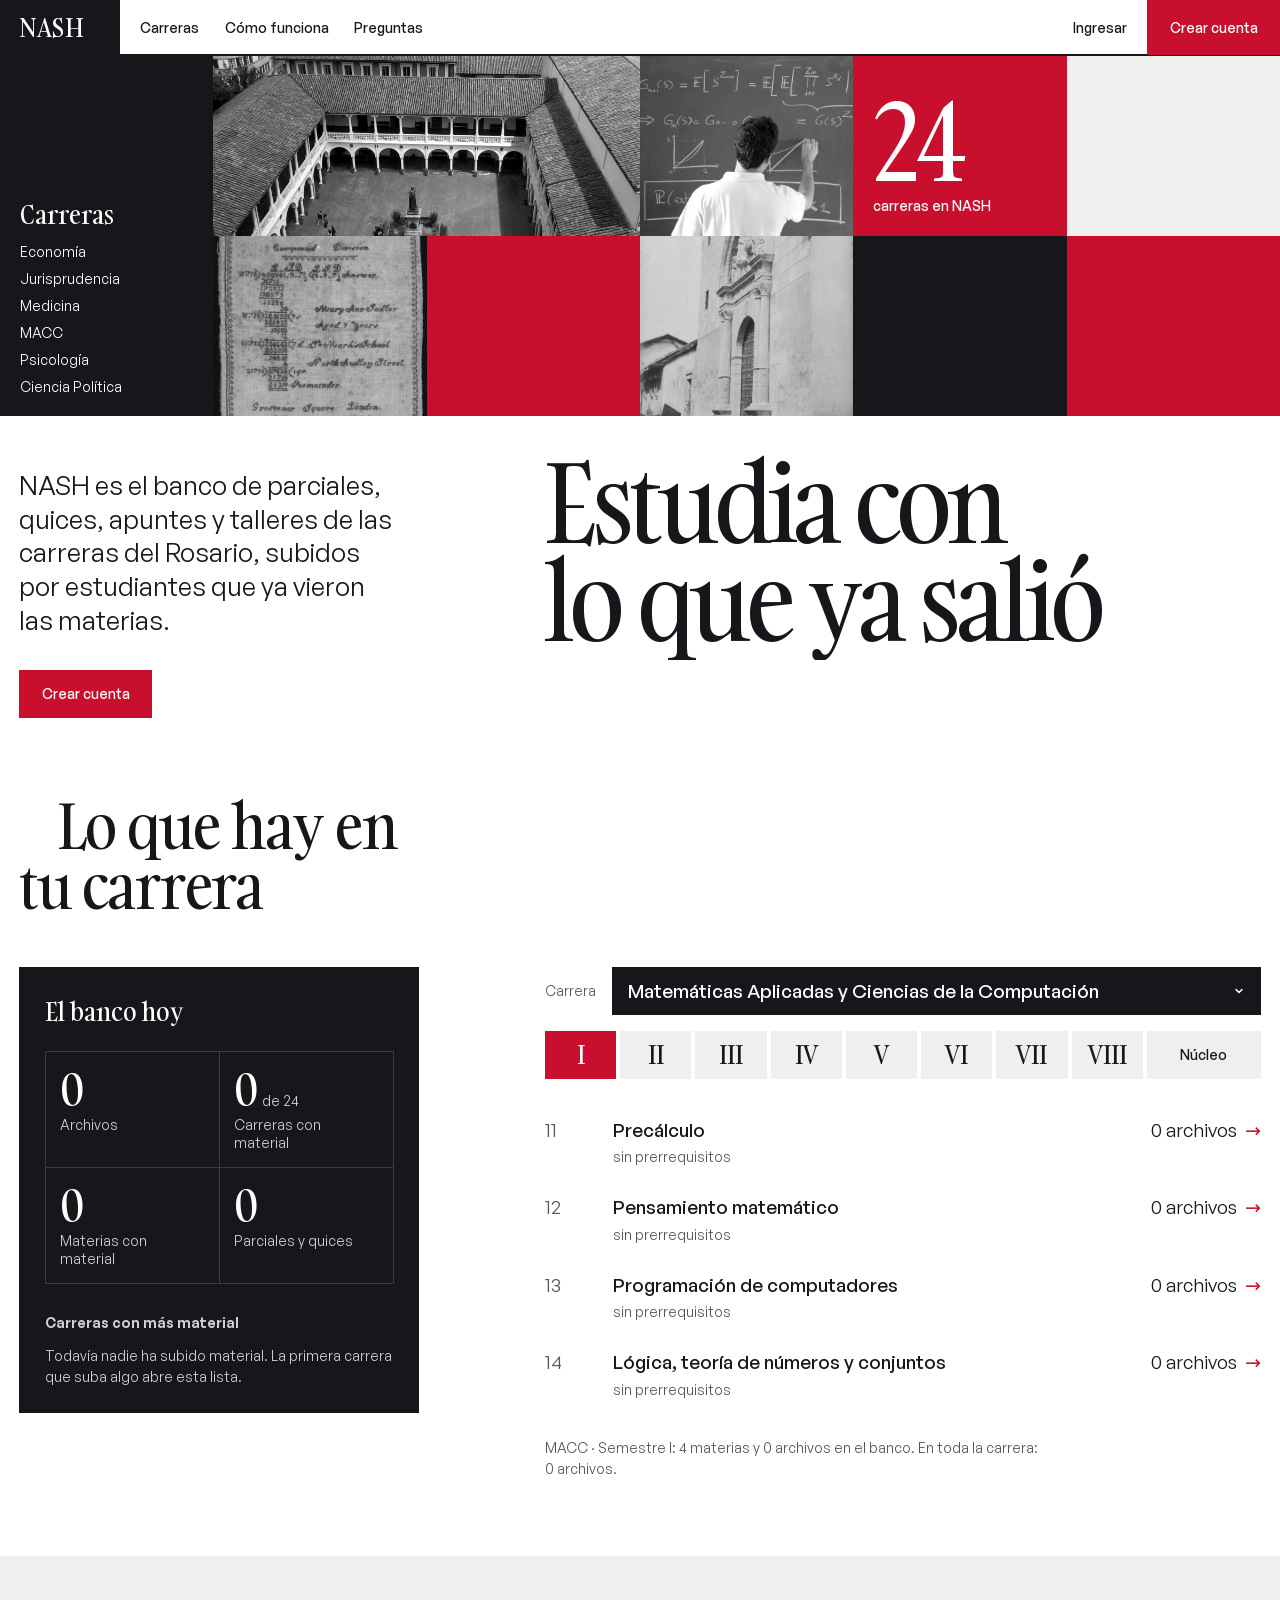
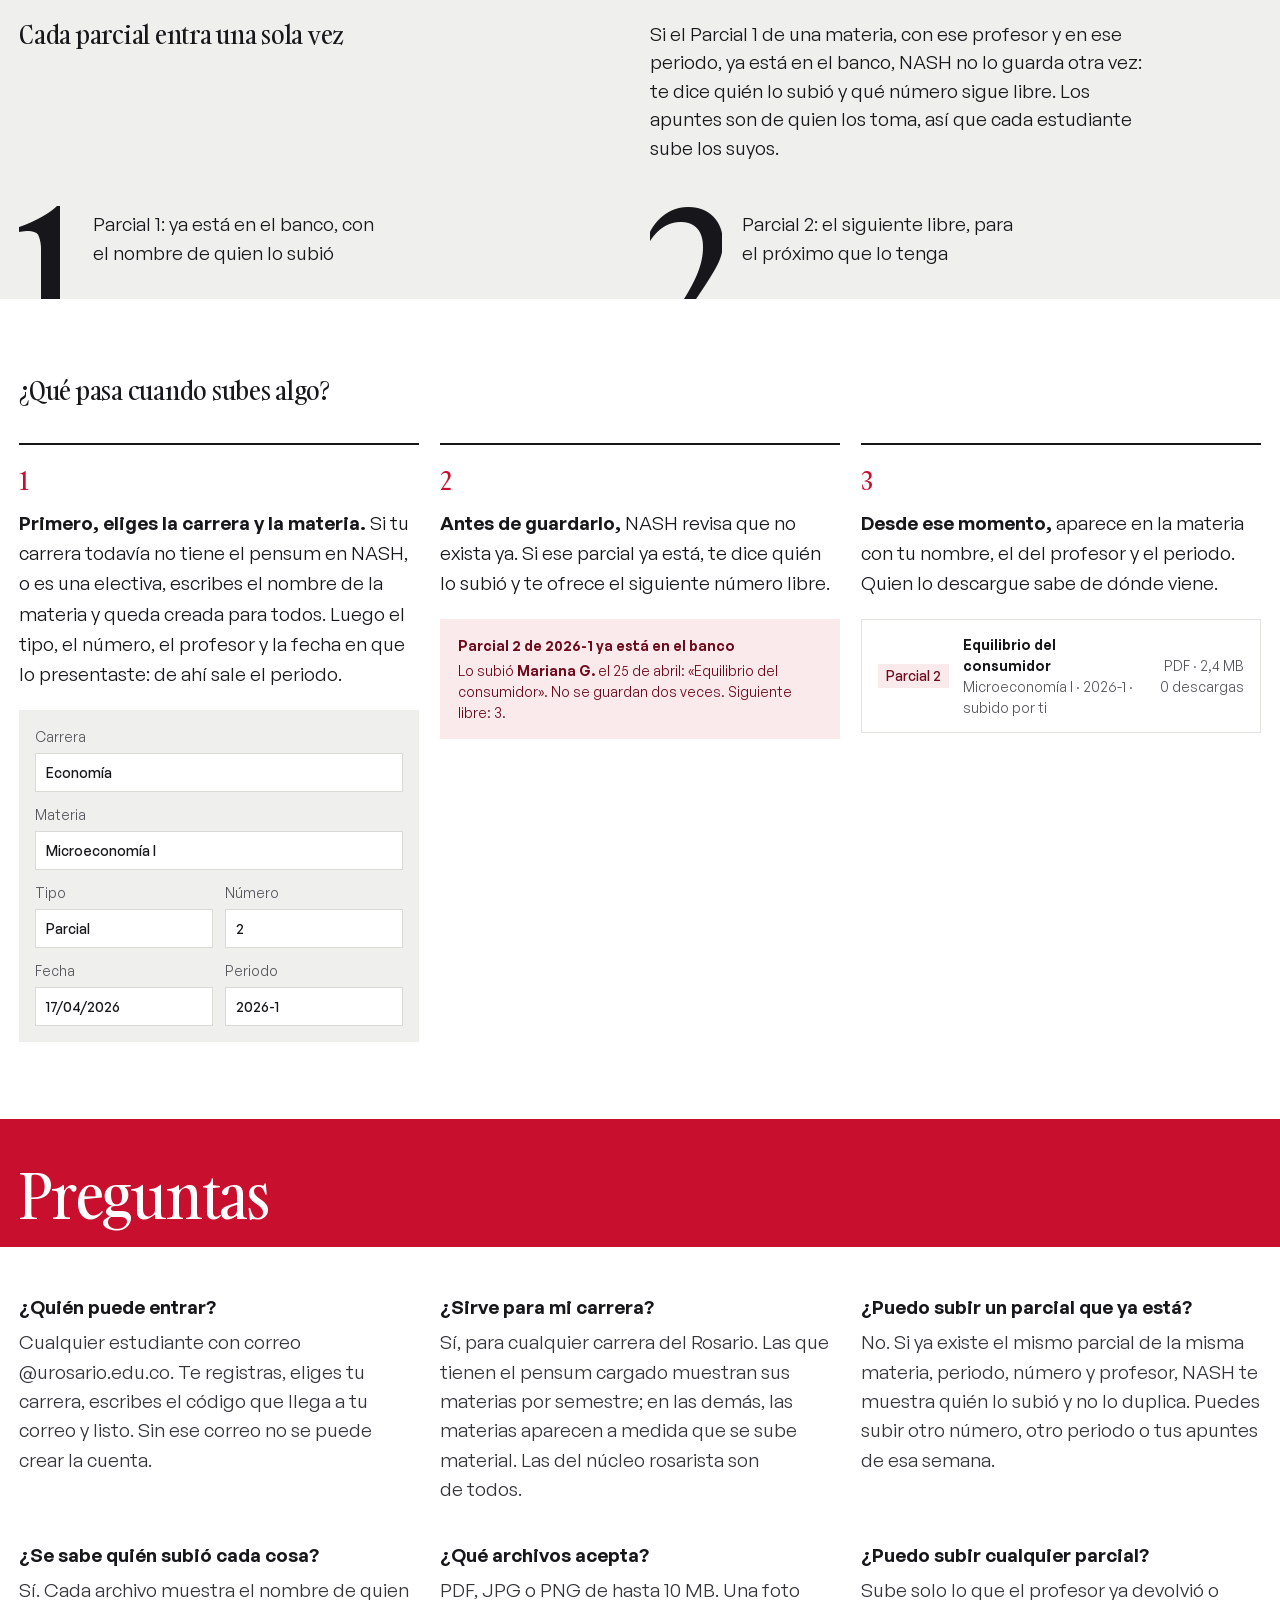
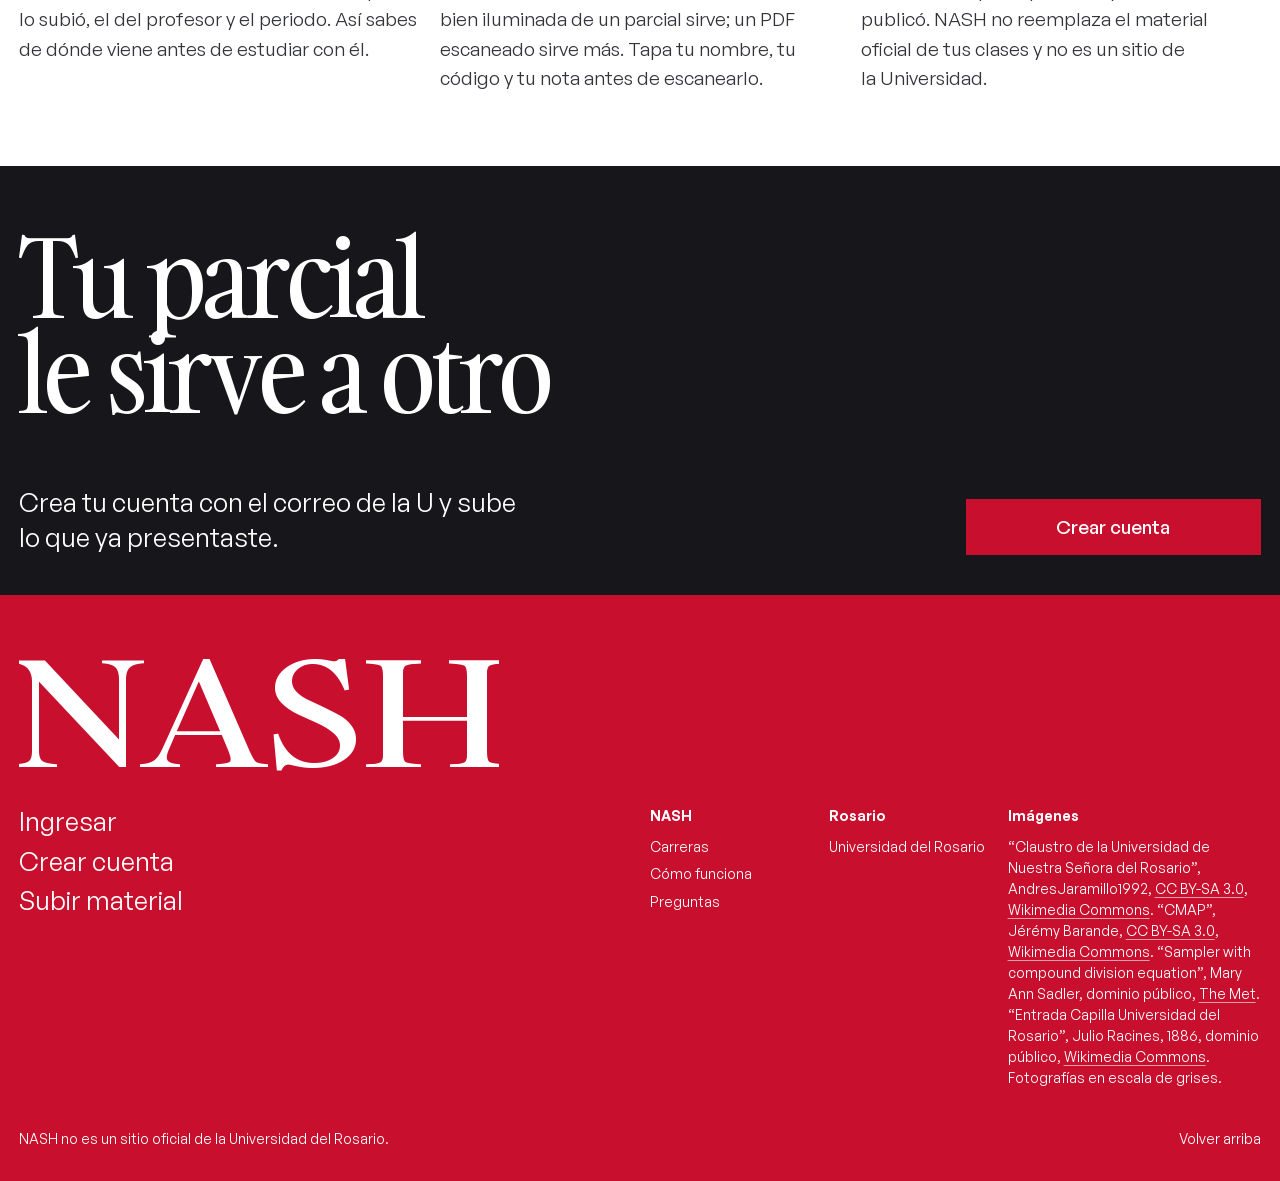
<file: frontend/index.html>
<!doctype html>
<html lang="es">
<head>
  <meta charset="utf-8">
  <meta name="viewport" content="width=device-width, initial-scale=1">
  <title>NASH · Banco de parciales del Rosario</title>
  <meta name="description" content="NASH es el banco de parciales, quices, apuntes y talleres de las carreras de la Universidad del Rosario, organizado por carrera y materia y subido por estudiantes.">
  <meta name="theme-color" content="#c8102e">
  <link rel="icon" href="img/icono.svg" type="image/svg+xml">
  <script>document.documentElement.classList.add('js')</script>
  <link rel="preload" href="fonts/gambarino-400.woff2" as="font" type="font/woff2" crossorigin>
  <link rel="preload" href="fonts/general-sans-400.woff2" as="font" type="font/woff2" crossorigin>
  <link rel="stylesheet" href="css/fuentes.css">
  <link rel="stylesheet" href="css/landing.css">
</head>
<body>
  <a class="skip" href="#contenido">Saltar al contenido</a>

  <nav class="topbar" aria-label="Principal">
    <a class="wordmark" href="index.html" aria-label="NASH, inicio">NASH</a>
    <ul class="tab">
      <li><a class="link" href="#carreras">Carreras</a></li>
      <li><a class="link" href="#como">Cómo funciona</a></li>
      <li><a class="link" href="#preguntas">Preguntas</a></li>
    </ul>
    <div class="acciones" data-sesion="fuera">
      <a class="link" href="ingresar.html">Ingresar</a>
      <a class="button" href="ingresar.html#crear">Crear cuenta</a>
    </div>
    <div class="acciones" data-sesion="dentro" hidden>
      <span class="quien">
        <span class="avatar-l con-sesion" data-yo="iniciales" aria-hidden="true"></span>
        <span class="quien-txt"><small>Sesión iniciada</small><b data-yo="nombre"></b></span>
      </span>
      <button class="link" type="button" data-salir>Salir</button>
      <a class="button" href="app.html">Ir a mi banco</a>
    </div>
    <a class="link solo-movil movil-ingresar" href="ingresar.html" data-sesion="fuera">Ingresar</a>
    <a class="avatar-l solo-movil con-sesion" href="app.html" data-sesion="dentro" data-yo="iniciales" aria-label="Sesión iniciada: ir a mi banco" hidden></a>
    <button class="menu-word" type="button" aria-expanded="false" aria-controls="menu-movil">Menú</button>
  </nav>

  <div class="sheet" id="menu-movil" hidden>
    <p class="sheet-sesion" data-sesion="dentro" hidden>Sesión iniciada como <b data-yo="nombre"></b></p>
    <ul>
      <li><a href="#carreras">Carreras</a></li>
      <li><a href="#como">Cómo funciona</a></li>
      <li><a href="#preguntas">Preguntas</a></li>
      <li data-sesion="fuera"><a href="ingresar.html">Ingresar</a></li>
      <li data-sesion="dentro" hidden><button type="button" data-salir>Cerrar sesión</button></li>
    </ul>
    <a class="button button-block" href="ingresar.html#crear" data-sesion="fuera">Crear cuenta</a>
    <a class="button button-block" href="app.html" data-sesion="dentro" hidden>Ir a mi banco</a>
  </div>

  <header class="masthead">
    <div class="band">
      <div class="cell c-columna" aria-hidden="true">
        <p class="col-titulo">Carreras</p>
        <ul>
          <li>Economía</li>
          <li>Jurisprudencia</li>
          <li>Medicina</li>
          <li>MACC</li>
          <li>Psicología</li>
          <li>Ciencia Política</li>
        </ul>
      </div>
      <figure class="cell c-claustro">
        <img src="img/claustro-patio.jpg" width="1600" height="1200" alt="El patio del Claustro de la Universidad del Rosario visto desde arriba, con sus arcos blancos y techos de teja" fetchpriority="high">
      </figure>
      <figure class="cell c-tablero">
        <img src="img/tablero-cmap.jpg" width="1400" height="933" alt="Una persona escribe en un tablero verde una función generadora de probabilidad">
      </figure>
      <div class="cell c-codigo" aria-hidden="true"><span id="n-carreras">24</span><small>carreras en NASH</small></div>
      <div class="cell c-piedra" aria-hidden="true"></div>
      <figure class="cell c-muestra">
        <img src="img/muestra-division.jpg" width="1200" height="1290" alt="Bordado escolar del siglo XIX con una división compuesta y el nombre de su autora">
      </figure>
      <div class="cell c-rojo" aria-hidden="true"></div>
      <figure class="cell c-capilla">
        <img src="img/capilla-1886.jpg" width="1080" height="1454" alt="Fotografía de 1886 de la portada de la capilla de la Universidad del Rosario">
      </figure>
      <div class="cell c-tinta" aria-hidden="true"></div>
      <div class="cell c-rojo-2" aria-hidden="true"></div>
    </div>

    <div class="hero-text wrap grid">
      <p class="standfirst" data-rise style="--i:3">NASH es el banco de parciales, quices, apuntes y talleres de las carreras del Rosario, subidos por estudiantes que ya vieron las materias.</p>
      <h1 class="display lines" id="contenido">
        <span class="line"><span data-line style="--i:0">Estudia con</span></span>
        <span class="line"><span data-line style="--i:1">lo que ya salió</span></span>
      </h1>
      <a class="button hero-action" href="ingresar.html#crear" data-rise style="--i:4" data-sesion="fuera">Crear cuenta</a>
      <a class="button hero-action" href="app.html" data-rise style="--i:4" data-sesion="dentro" hidden>Ir a mi banco</a>
    </div>
  </header>

  <main>
    <section class="pensum wrap" id="carreras" aria-labelledby="t-pensum">
      <h2 id="t-pensum" class="h-head" data-reveal><span class="sangria">Lo que hay en</span> tu carrera</h2>
      <div class="grid pensum-cuerpo">
        <aside class="banco-hoy" data-reveal style="--i:2" aria-labelledby="t-hoy">
          <h3 id="t-hoy">El banco hoy</h3>
          <dl class="kpis">
            <div><dt>Archivos</dt><dd class="num" id="k-archivos">—</dd></div>
            <div><dt>Carreras con material</dt><dd class="num"><span id="k-activas">—</span><small> de <span id="k-carreras">24</span></small></dd></div>
            <div><dt>Materias con material</dt><dd class="num" id="k-materias">—</dd></div>
            <div><dt>Parciales y quices</dt><dd class="num" id="k-evaluaciones">—</dd></div>
          </dl>
          <h4>Carreras con más material</h4>
          <ol class="barras" id="top-carreras" aria-live="polite">
            <li class="barras-vacio">Cargando…</li>
          </ol>
        </aside>
        <div class="pensum-tabla" data-reveal style="--i:1">
          <div class="elegir">
            <label for="l-carrera">Carrera</label>
            <select id="l-carrera"></select>
          </div>
          <div class="semestres" role="tablist" aria-label="Partes de la carrera" id="tabs"></div>
          <ol class="filas" role="tabpanel" aria-live="polite" id="filas-pensum"></ol>
          <p class="pensum-pie" id="pie-pensum"></p>
        </div>
      </div>
    </section>

    <section class="codigos" aria-labelledby="t-codigos">
      <div class="wrap grid codigos-top">
        <h2 id="t-codigos" class="h-lead" data-reveal>Cada parcial entra una sola vez</h2>
        <p data-reveal style="--i:1">Si el Parcial 1 de una materia, con ese profesor y en ese periodo, ya está en el banco, NASH no lo guarda otra vez: te dice quién lo subió y qué número sigue libre. Los apuntes son de quien los toma, así que cada estudiante sube los suyos.</p>
      </div>
      <div class="wrap grid especimenes">
        <figure class="especimen">
          <div class="corte"><span class="cifra" data-reveal style="--i:2">1</span></div>
          <figcaption>Parcial 1: ya está en el banco, con el nombre de quien lo subió</figcaption>
        </figure>
        <figure class="especimen">
          <div class="corte"><span class="cifra" data-reveal style="--i:3">2</span></div>
          <figcaption>Parcial 2: el siguiente libre, para el próximo que lo tenga</figcaption>
        </figure>
      </div>
    </section>

    <section class="como wrap" id="como" aria-labelledby="t-como">
      <h2 id="t-como" class="h-lead" data-reveal>¿Qué pasa cuando subes algo?</h2>
      <div class="etapas">

        <div class="etapa" data-reveal>
          <p><strong>Primero, eliges la carrera y la materia.</strong> Si tu carrera todavía no tiene el pensum en NASH, o es una electiva, escribes el nombre de la materia y queda creada para todos. Luego el tipo, el número, el profesor y la fecha en que lo presentaste: de ahí sale el periodo.</p>
          <div class="evidencia ficha" data-ui aria-label="Ejemplo de la ficha de subida">
            <div class="f ancho"><span>Carrera</span><b>Economía</b></div>
            <div class="f ancho"><span>Materia</span><b>Microeconomía I</b></div>
            <div class="f"><span>Tipo</span><b>Parcial</b></div>
            <div class="f"><span>Número</span><b class="num">2</b></div>
            <div class="f"><span>Fecha</span><b class="num">17/04/2026</b></div>
            <div class="f"><span>Periodo</span><b class="num">2026-1</b></div>
          </div>
        </div>

        <div class="etapa" data-reveal>
          <p><strong>Antes de guardarlo,</strong> NASH revisa que no exista ya. Si ese parcial ya está, te dice quién lo subió y te ofrece el siguiente número libre.</p>
          <div class="evidencia aviso" data-ui role="img" aria-label="Ejemplo del aviso de material repetido">
            <p class="aviso-titulo">Parcial 2 de 2026-1 ya está en el banco</p>
            <p>Lo subió <b>Mariana G.</b> el 25 de abril: «Equilibrio del consumidor». No se guardan dos veces. Siguiente libre: 3.</p>
          </div>
        </div>

        <div class="etapa" data-reveal>
          <p><strong>Desde ese momento,</strong> aparece en la materia con tu nombre, el del profesor y el periodo. Quien lo descargue sabe de dónde viene.</p>
          <div class="evidencia material" data-ui aria-label="Ejemplo de cómo se ve un material en el banco">
            <span class="tag">Parcial 2</span>
            <div class="material-txt">
              <b>Equilibrio del consumidor</b>
              <span>Microeconomía I · 2026-1 · subido por ti</span>
            </div>
            <span class="material-meta num">PDF · 2,4 MB<br>0 descargas</span>
          </div>
        </div>
      </div>
    </section>

    <section class="preguntas" id="preguntas" aria-labelledby="t-preguntas">
      <div class="banda banda-titulo">
        <h2 id="t-preguntas" class="display wrap" data-reveal>Preguntas</h2>
      </div>
      <div class="wrap qa">
        <div class="qa-item">
          <h3>¿Quién puede entrar?</h3>
          <p>Cualquier estudiante con correo @urosario.edu.co. Te registras, eliges tu carrera, escribes el código que llega a tu correo y listo. Sin ese correo no se puede crear la cuenta.</p>
        </div>
        <div class="qa-item">
          <h3>¿Sirve para mi carrera?</h3>
          <p>Sí, para cualquier carrera del Rosario. Las que tienen el pensum cargado muestran sus materias por semestre; en las demás, las materias aparecen a medida que se sube material. Las del núcleo rosarista son de todos.</p>
        </div>
        <div class="qa-item">
          <h3>¿Puedo subir un parcial que ya está?</h3>
          <p>No. Si ya existe el mismo parcial de la misma materia, periodo, número y profesor, NASH te muestra quién lo subió y no lo duplica. Puedes subir otro número, otro periodo o tus apuntes de esa semana.</p>
        </div>
        <div class="qa-item">
          <h3>¿Se sabe quién subió cada cosa?</h3>
          <p>Sí. Cada archivo muestra el nombre de quien lo subió, el del profesor y el periodo. Así sabes de dónde viene antes de estudiar con él.</p>
        </div>
        <div class="qa-item">
          <h3>¿Qué archivos acepta?</h3>
          <p>PDF, JPG o PNG de hasta 10 MB. Una foto bien iluminada de un parcial sirve; un PDF escaneado sirve más. Tapa tu nombre, tu código y tu nota antes de escanearlo.</p>
        </div>
        <div class="qa-item">
          <h3>¿Puedo subir cualquier parcial?</h3>
          <p>Sube solo lo que el profesor ya devolvió o publicó. NASH no reemplaza el material oficial de tus clases y no es un sitio de la Universidad.</p>
        </div>
      </div>
    </section>

    <section class="cierre" aria-labelledby="t-cierre">
      <div class="wrap">
        <h2 id="t-cierre" class="display" data-reveal>Tu parcial<br>le sirve a otro</h2>
        <div class="cierre-pie">
          <p class="lead" data-reveal style="--i:1" data-sesion="fuera">Crea tu cuenta con el correo de la U y sube lo que ya presentaste.</p>
          <p class="lead" data-reveal style="--i:1" data-sesion="dentro" hidden>Ya tienes la sesión abierta. Sube lo que ya presentaste.</p>
          <a class="button button-grande" href="ingresar.html#crear" data-reveal style="--i:2" data-sesion="fuera">Crear cuenta</a>
          <a class="button button-grande" href="app.html#/subir" data-reveal style="--i:2" data-sesion="dentro" hidden>Subir material</a>
        </div>
      </div>
    </section>
  </main>

  <footer class="pie">
    <div class="wrap">
      <svg class="pie-marca" viewBox="0 0 1000 238" role="img" aria-label="NASH">
        <text x="-14" y="226" textLength="1028" lengthAdjust="spacingAndGlyphs">NASH</text>
      </svg>
      <div class="grid pie-fila">
        <ul class="pie-lugares">
          <li data-sesion="fuera"><a class="link" href="ingresar.html">Ingresar</a></li>
          <li data-sesion="fuera"><a class="link" href="ingresar.html#crear">Crear cuenta</a></li>
          <li data-sesion="dentro" hidden><a class="link" href="app.html">Ir a mi banco</a></li>
          <li><a class="link" href="app.html#/subir">Subir material</a></li>
        </ul>
        <div class="pie-cols">
          <div>
            <h2>NASH</h2>
            <ul>
              <li><a class="link" href="#carreras">Carreras</a></li>
              <li><a class="link" href="#como">Cómo funciona</a></li>
              <li><a class="link" href="#preguntas">Preguntas</a></li>
            </ul>
          </div>
          <div>
            <h2>Rosario</h2>
            <ul>
              <li><a class="link" href="https://urosario.edu.co" rel="noopener">Universidad del Rosario</a></li>
            </ul>
          </div>
          <div class="pie-creditos">
            <h2>Imágenes</h2>
            <p>“Claustro de la Universidad de Nuestra Señora del Rosario”, AndresJaramillo1992, <a class="link" href="https://creativecommons.org/licenses/by-sa/3.0">CC BY-SA 3.0</a>, <a class="link" href="https://commons.wikimedia.org/wiki/File:Claustro_de_la_Universidad_de_Nuestra_Se%C3%B1ora_del_Rosario.jpg">Wikimedia Commons</a>.
              “CMAP”, Jérémy Barande, <a class="link" href="https://creativecommons.org/licenses/by-sa/3.0">CC BY-SA 3.0</a>, <a class="link" href="https://commons.wikimedia.org/wiki/File:CMAP_-_Centre_de_Math%C3%A9matiques_Appliqu%C3%A9es_de_l%27Ecole_polytechnique.jpg">Wikimedia Commons</a>.
              “Sampler with compound division equation”, Mary Ann Sadler, dominio público, <a class="link" href="https://www.metmuseum.org/art/collection/search/228665">The Met</a>.
              “Entrada Capilla Universidad del Rosario”, Julio Racines, 1886, dominio público, <a class="link" href="https://commons.wikimedia.org/wiki/File:Entrada_Capilla_Universidad_del_Rosario_-_Bogota.jpg">Wikimedia Commons</a>.
              Fotografías en escala de grises.</p>
          </div>
        </div>
      </div>
      <div class="pie-legal">
        <p>NASH no es un sitio oficial de la Universidad del Rosario.</p>
        <a class="link" href="#contenido">Volver arriba</a>
      </div>
    </div>
  </footer>

  <script src="js/config.js"></script>
  <script src="js/pensum.js"></script>
  <script src="js/auth.js"></script>
  <script src="js/api.js"></script>
  <script src="js/landing.js"></script>
</body>
</html>
</file>
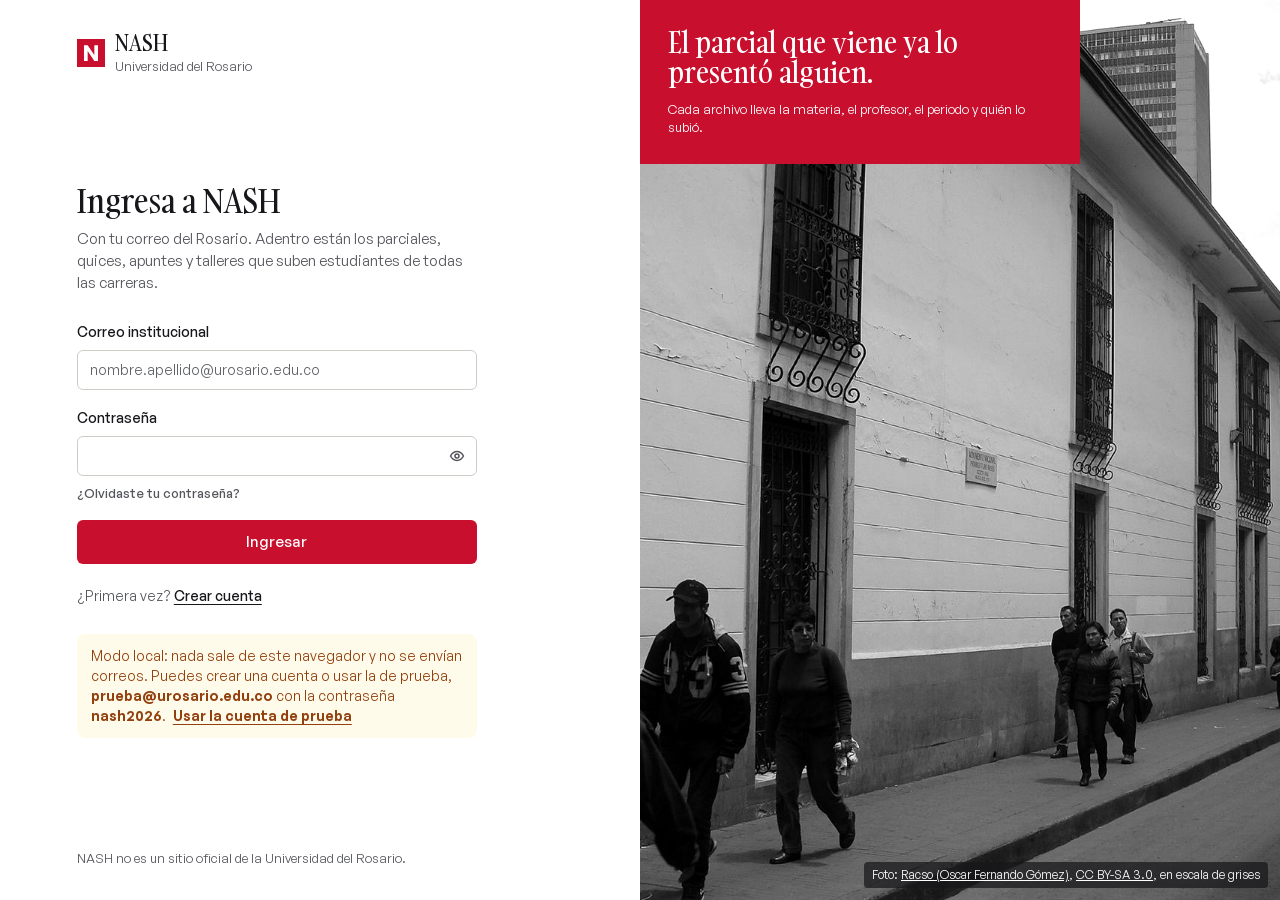
<file: frontend/app.html>
<!doctype html>
<html lang="es">
<head>
  <meta charset="utf-8">
  <meta name="viewport" content="width=device-width, initial-scale=1">
  <title>NASH · Banco de material</title>
  <meta name="description" content="Parciales, quices, apuntes y talleres de las carreras del Rosario, organizados por carrera y materia.">
  <meta name="theme-color" content="#ffffff">
  <link rel="icon" href="img/icono.svg" type="image/svg+xml">
  <link rel="preload" href="fonts/general-sans-400.woff2" as="font" type="font/woff2" crossorigin>
  <link rel="preload" href="fonts/general-sans-500.woff2" as="font" type="font/woff2" crossorigin>
  <link rel="preload" href="fonts/gambarino-400.woff2" as="font" type="font/woff2" crossorigin>
  <link rel="stylesheet" href="css/fuentes.css">
  <link rel="stylesheet" href="css/app.css">
  <script>
    (function () {
      try {
        if (!localStorage.getItem("nash.sesion") && !/[?&]demo(=|&|$)/.test(location.search)) {
          location.replace("ingresar.html?volver=" + encodeURIComponent(location.hash || "#/"));
        }
      } catch (e) {   }
    })();
  </script>
</head>
<body>
  <svg width="0" height="0" style="position:absolute" aria-hidden="true">
    <symbol id="i-inicio" viewBox="0 0 16 16"><path d="M2.5 7 8 2.5 13.5 7v6.5h-4v-4h-3v4h-4Z"/></symbol>
    <symbol id="i-explorar" viewBox="0 0 16 16"><rect x="2" y="2.5" width="12" height="11" rx="1.5"/><path d="M2 6h12M6 6v7.5"/></symbol>
    <symbol id="i-subir" viewBox="0 0 16 16"><path d="M8 10.5V2.5M4.8 5.7 8 2.5l3.2 3.2M2.5 10v2a1.5 1.5 0 0 0 1.5 1.5h8a1.5 1.5 0 0 0 1.5-1.5v-2"/></symbol>
    <symbol id="i-aportes" viewBox="0 0 16 16"><circle cx="8" cy="5.5" r="2.8"/><path d="M2.8 13.5c.7-2.4 2.8-3.8 5.2-3.8s4.5 1.4 5.2 3.8"/></symbol>
    <symbol id="i-estad" viewBox="0 0 16 16"><path d="M2.5 13.5h11M4.5 11V7.5M8 11V3.5M11.5 11V6"/></symbol>
    <symbol id="i-lupa" viewBox="0 0 16 16"><circle cx="7" cy="7" r="4.5"/><path d="m10.5 10.5 3 3"/></symbol>
    <symbol id="i-menu" viewBox="0 0 16 16"><path d="M2.5 4.5h11M2.5 8h11M2.5 11.5h11"/></symbol>
    <symbol id="i-cerrar" viewBox="0 0 16 16"><path d="m4 4 8 8M12 4l-8 8"/></symbol>
    <symbol id="i-salir" viewBox="0 0 16 16"><path d="M6.5 13.5H4A1.5 1.5 0 0 1 2.5 12V4A1.5 1.5 0 0 1 4 2.5h2.5M10.5 11 13.5 8l-3-3M13.5 8H6"/></symbol>
    <symbol id="i-bajar" viewBox="0 0 16 16"><path d="M8 2.5v8M4.8 7.3 8 10.5l3.2-3.2M2.5 13.5h11"/></symbol>
    <symbol id="i-archivo" viewBox="0 0 16 16"><path d="M9.5 1.5H4.5A1.5 1.5 0 0 0 3 3v10a1.5 1.5 0 0 0 1.5 1.5h7A1.5 1.5 0 0 0 13 13V5Z"/><path d="M9.5 1.5V5H13"/></symbol>
    <symbol id="i-check" viewBox="0 0 16 16"><path d="m3.5 8.5 3 3 6-7"/></symbol>
    <symbol id="i-alerta" viewBox="0 0 16 16"><circle cx="8" cy="8" r="6.5"/><path d="M8 4.8v3.6M8 11h.01"/></symbol>
    <symbol id="i-punto" viewBox="0 0 16 16"><circle cx="8" cy="8" r="2.5"/></symbol>
    <symbol id="i-flecha" viewBox="0 0 16 16"><path d="m6 3.5 4.5 4.5L6 12.5"/></symbol>
  </svg>

  <div class="app">
    <header class="topbar-movil">
      <button class="icon-btn" type="button" id="abrir-menu" aria-label="Abrir menú" aria-controls="sidebar" aria-expanded="false"><svg class="icon"><use href="#i-menu"/></svg></button>
      <span class="t" id="titulo-movil">NASH</span>
      <a class="icon-btn" href="#/subir" aria-label="Subir material"><svg class="icon"><use href="#i-subir"/></svg></a>
      <button class="avatar propio avatar-btn" type="button" id="yo-movil" aria-label="Tu cuenta" aria-controls="sidebar"></button>
    </header>

    <nav class="sidebar" id="sidebar" aria-label="Principal">
      <div class="side-top">
        <a class="brand" href="#/">
          <img src="img/icono.svg" alt="" width="28" height="28">
          <span><b>NASH</b><small id="brand-carrera">Universidad del Rosario</small></span>
        </a>
        <button class="icon-btn cerrar-menu" type="button" id="cerrar-menu" aria-label="Cerrar menú"><svg class="icon"><use href="#i-cerrar"/></svg></button>
      </div>

      <form class="side-search" id="buscar-lateral" role="search">
        <svg class="icon" aria-hidden="true"><use href="#i-lupa"/></svg>
        <label class="sr-only" for="q-lateral">Buscar material</label>
        <input class="input" id="q-lateral" type="search" placeholder="Buscar en el banco" autocomplete="off">
      </form>

      <ul class="nav">
        <li><a class="nav-item" href="#/" data-nav="inicio"><svg class="icon"><use href="#i-inicio"/></svg>Inicio</a></li>
        <li><a class="nav-item" href="#/explorar" data-nav="explorar"><svg class="icon"><use href="#i-explorar"/></svg>Explorar el banco</a></li>
        <li><a class="nav-item" href="#/subir" data-nav="subir"><svg class="icon"><use href="#i-subir"/></svg>Subir material</a></li>
        <li><a class="nav-item" href="#/mis-aportes" data-nav="mis-aportes"><svg class="icon"><use href="#i-aportes"/></svg>Mis aportes</a></li>
        <li><a class="nav-item" href="#/estadisticas" data-nav="estadisticas"><svg class="icon"><use href="#i-estad"/></svg>Estadísticas</a></li>
      </ul>

      <div class="side-carrera">
        <label for="carrera-lateral">Tu carrera</label>
        <select class="input" id="carrera-lateral"></select>
      </div>

      <div class="side-bottom">
        <p class="demo-note" id="nota-demo" hidden>Modo local: lo que subas queda solo en este navegador.</p>
        <div class="user-row">
          <span class="avatar propio" id="yo-avatar" aria-hidden="true"></span>
          <span class="who"><span class="estado">Sesión iniciada</span><b id="yo-nombre"></b><span id="yo-email"></span></span>
          <button class="icon-btn" type="button" id="salir" aria-label="Cerrar sesión" title="Cerrar sesión"><svg class="icon"><use href="#i-salir"/></svg></button>
        </div>
      </div>
    </nav>

    <main class="canvas" id="vista" tabindex="-1"></main>
  </div>

  <div class="toasts" aria-live="polite" id="toasts"></div>

  <script src="js/config.js"></script>
  <script src="js/pensum.js"></script>
  <script src="js/auth.js"></script>
  <script src="js/api.js"></script>
  <script src="js/app.js"></script>
</body>
</html>
</file>
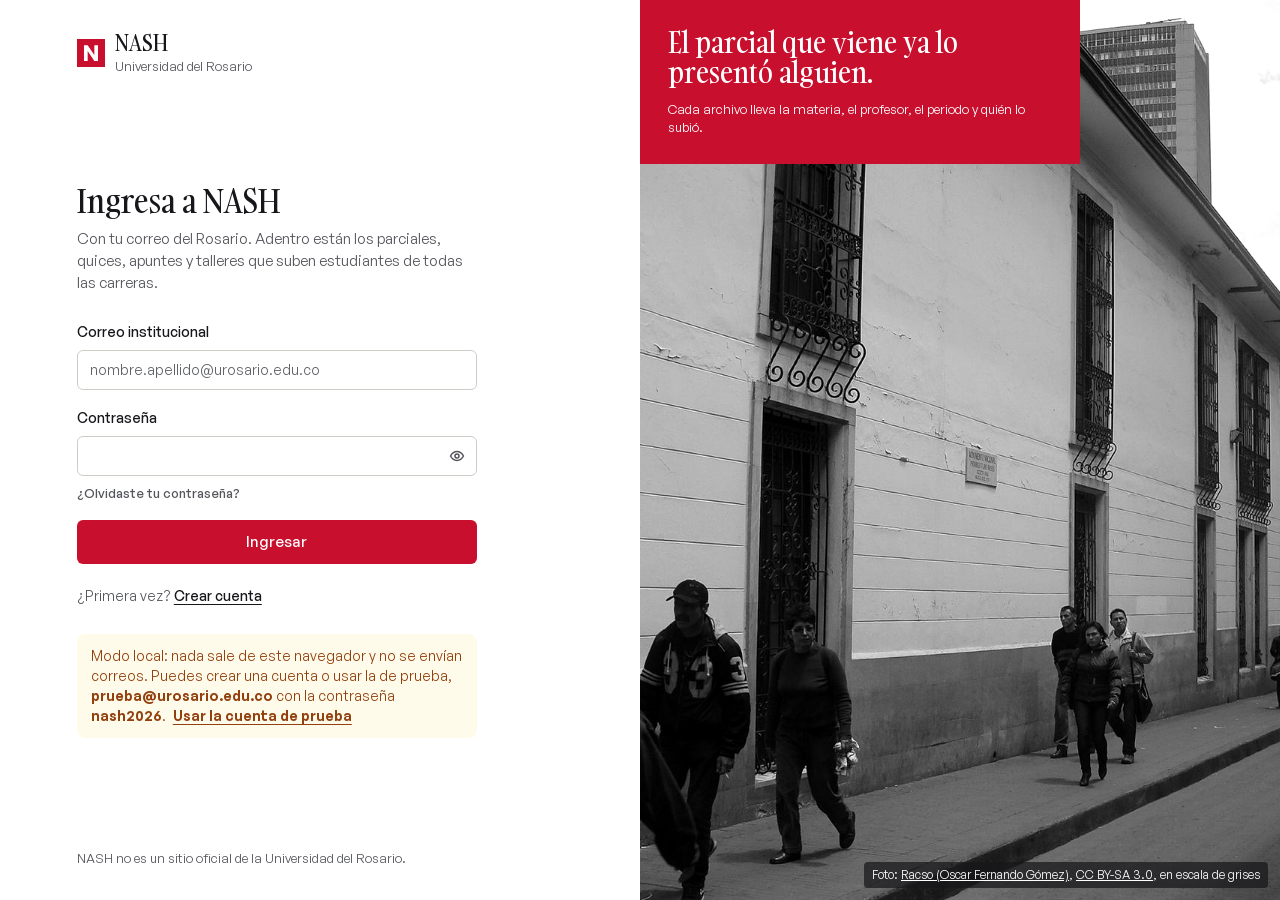
<file: frontend/ingresar.html>
<!doctype html>
<html lang="es">
<head>
  <meta charset="utf-8">
  <meta name="viewport" content="width=device-width, initial-scale=1">
  <title>Ingresar · NASH</title>
  <meta name="description" content="Ingresa o crea tu cuenta de NASH con tu correo de la Universidad del Rosario.">
  <meta name="theme-color" content="#ffffff">
  <link rel="icon" href="img/icono.svg" type="image/svg+xml">
  <link rel="preload" href="fonts/general-sans-400.woff2" as="font" type="font/woff2" crossorigin>
  <link rel="preload" href="fonts/gambarino-400.woff2" as="font" type="font/woff2" crossorigin>
  <link rel="stylesheet" href="css/fuentes.css">
  <link rel="stylesheet" href="css/app.css">
</head>
<body>
  <svg width="0" height="0" style="position:absolute" aria-hidden="true">
    <symbol id="i-ojo" viewBox="0 0 16 16"><path d="M1.5 8s2.4-4.5 6.5-4.5S14.5 8 14.5 8 12.1 12.5 8 12.5 1.5 8 1.5 8Z"/><circle cx="8" cy="8" r="2"/></symbol>
    <symbol id="i-ojo-no" viewBox="0 0 16 16"><path d="M2 2l12 12M6.6 6.7a2 2 0 0 0 2.7 2.7M4.2 4.4C2.5 5.6 1.5 8 1.5 8s2.4 4.5 6.5 4.5c1.3 0 2.5-.4 3.4-1M7 3.6c.3 0 .7-.1 1-.1 4.1 0 6.5 4.5 6.5 4.5s-.5 1-1.5 2.1"/></symbol>
    <symbol id="i-alerta" viewBox="0 0 16 16"><circle cx="8" cy="8" r="6.5"/><path d="M8 4.8v3.6M8 11h.01"/></symbol>
    <symbol id="i-check" viewBox="0 0 16 16"><path d="m3.5 8.5 3 3 6-7"/></symbol>
    <symbol id="i-punto" viewBox="0 0 16 16"><circle cx="8" cy="8" r="2.5"/></symbol>
  </svg>

  <div class="auth">
    <main class="auth-form">
      <a class="brand" href="index.html" aria-label="NASH, volver al inicio">
        <img src="img/icono.svg" alt="" width="28" height="28">
        <span><b>NASH</b><small>Universidad del Rosario</small></span>
      </a>

      <div class="auth-box">
        <div class="auth-aviso" id="aviso" role="alert" hidden></div>

        <section data-vista="ingresar" aria-labelledby="t-ingresar">
          <h1 id="t-ingresar">Ingresa a NASH</h1>
          <p class="sub">Con tu correo del Rosario. Adentro están los parciales, quices, apuntes y talleres que suben estudiantes de todas las carreras.</p>
          <form class="form" id="f-ingresar" novalidate>
            <div class="field">
              <label for="in-email">Correo institucional</label>
              <input class="input" id="in-email" name="email" type="email" autocomplete="username" inputmode="email" placeholder="nombre.apellido@urosario.edu.co" required>
            </div>
            <div class="field">
              <label for="in-pass">Contraseña</label>
              <div class="input-pw">
                <input class="input" id="in-pass" name="password" type="password" autocomplete="current-password" required>
                <button class="icon-btn" type="button" data-ver="in-pass" aria-label="Mostrar contraseña"><svg class="icon"><use href="#i-ojo"/></svg></button>
              </div>
              <a class="link hint" href="#olvide">¿Olvidaste tu contraseña?</a>
            </div>
            <button class="btn primary" type="submit">Ingresar</button>
          </form>
          <p class="auth-alt">¿Primera vez? <a href="#crear">Crear cuenta</a></p>
        </section>

        <section data-vista="crear" aria-labelledby="t-crear" hidden>
          <h1 id="t-crear">Crea tu cuenta</h1>
          <p class="sub">Solo con correo @urosario.edu.co. Te enviamos un código de seis dígitos para confirmarla.</p>
          <form class="form" id="f-crear" novalidate>
            <div class="field">
              <label for="cr-nombre">Nombre completo</label>
              <input class="input" id="cr-nombre" name="nombre" autocomplete="name" placeholder="Como aparecerá junto a lo que subas" required>
            </div>
            <div class="field">
              <label for="cr-email">Correo institucional</label>
              <input class="input" id="cr-email" name="email" type="email" autocomplete="email" inputmode="email" placeholder="nombre.apellido@urosario.edu.co" required>
            </div>
            <div class="field">
              <label for="cr-carrera">Carrera</label>
              <select class="input" id="cr-carrera" name="carrera" required><option value="">Elige tu carrera</option></select>
              <p class="hint">Verás primero sus materias. Puedes cambiarla después.</p>
            </div>
            <div class="field">
              <label for="cr-pass">Contraseña</label>
              <div class="input-pw">
                <input class="input" id="cr-pass" name="password" type="password" autocomplete="new-password" aria-describedby="cr-reglas" required>
                <button class="icon-btn" type="button" data-ver="cr-pass" aria-label="Mostrar contraseña"><svg class="icon"><use href="#i-ojo"/></svg></button>
              </div>
              <p class="pw-reglas" id="cr-reglas" data-reglas="cr-pass">
                <span data-regla="largo"><svg class="icon"><use href="#i-punto"/></svg>8 caracteres o más</span>
                <span data-regla="letra"><svg class="icon"><use href="#i-punto"/></svg>una letra minúscula</span>
                <span data-regla="numero"><svg class="icon"><use href="#i-punto"/></svg>un número</span>
              </p>
            </div>
            <button class="btn primary" type="submit">Crear cuenta</button>
          </form>
          <p class="auth-alt">¿Ya tienes cuenta? <a href="#ingresar">Ingresar</a></p>
        </section>

        <section data-vista="confirmar" aria-labelledby="t-confirmar" hidden>
          <h1 id="t-confirmar">Revisa tu correo</h1>
          <p class="sub" id="confirmar-sub">Enviamos un código de seis dígitos a tu correo.</p>
          <form class="form" id="f-confirmar" novalidate>
            <div class="field">
              <label for="co-email">Correo</label>
              <input class="input" id="co-email" name="email" type="email" autocomplete="username" required>
            </div>
            <div class="field">
              <label for="co-codigo">Código</label>
              <input class="input codigo-input" id="co-codigo" name="codigo" inputmode="numeric" autocomplete="one-time-code" maxlength="6" pattern="\d{6}" required>
            </div>
            <button class="btn primary" type="submit">Confirmar cuenta</button>
          </form>
          <p class="auth-alt">¿No llegó? <button type="button" id="reenviar">Reenviar código</button></p>
        </section>

        <section data-vista="olvide" aria-labelledby="t-olvide" hidden>
          <h1 id="t-olvide">Recupera tu contraseña</h1>
          <p class="sub">Escribe tu correo y te enviamos un código para crear una nueva.</p>
          <form class="form" id="f-olvide" novalidate>
            <div class="field">
              <label for="ol-email">Correo institucional</label>
              <input class="input" id="ol-email" name="email" type="email" autocomplete="username" inputmode="email" required>
            </div>
            <button class="btn primary" type="submit">Enviar código</button>
          </form>
          <p class="auth-alt"><a href="#ingresar">Volver a ingresar</a></p>
        </section>

        <section data-vista="restablecer" aria-labelledby="t-restablecer" hidden>
          <h1 id="t-restablecer">Nueva contraseña</h1>
          <p class="sub" id="restablecer-sub">Escribe el código que te llegó y tu nueva contraseña.</p>
          <form class="form" id="f-restablecer" novalidate>
            <div class="field">
              <label for="re-codigo">Código</label>
              <input class="input codigo-input" id="re-codigo" name="codigo" inputmode="numeric" autocomplete="one-time-code" maxlength="6" required>
            </div>
            <div class="field">
              <label for="re-pass">Nueva contraseña</label>
              <div class="input-pw">
                <input class="input" id="re-pass" name="password" type="password" autocomplete="new-password" aria-describedby="re-reglas" required>
                <button class="icon-btn" type="button" data-ver="re-pass" aria-label="Mostrar contraseña"><svg class="icon"><use href="#i-ojo"/></svg></button>
              </div>
              <p class="pw-reglas" id="re-reglas" data-reglas="re-pass">
                <span data-regla="largo"><svg class="icon"><use href="#i-punto"/></svg>8 caracteres o más</span>
                <span data-regla="letra"><svg class="icon"><use href="#i-punto"/></svg>una letra minúscula</span>
                <span data-regla="numero"><svg class="icon"><use href="#i-punto"/></svg>un número</span>
              </p>
            </div>
            <button class="btn primary" type="submit">Guardar contraseña</button>
          </form>
          <p class="auth-alt"><a href="#ingresar">Volver a ingresar</a></p>
        </section>
        <p class="auth-aviso warn demo" id="aviso-demo" hidden></p>
      </div>

      <p class="auth-pie">NASH no es un sitio oficial de la Universidad del Rosario.</p>
    </main>

    <aside class="auth-foto" aria-label="La calle del Claustro">
      <img src="img/claustro-calle.jpg" alt="El muro blanco del Claustro sobre la calle 14, con estudiantes caminando por la acera" width="1600" height="1200">
      <div class="bloque">
        <p>El parcial que viene ya lo presentó alguien.</p>
        <small>Cada archivo lleva la materia, el profesor, el periodo y quién lo subió.</small>
      </div>
      <p class="credito">Foto: <a href="https://commons.wikimedia.org/wiki/File:Claustro_del_Colegio_Mayor_de_Nuestra_Se%C3%B1ora_del_Rosario_(Bogot%C3%A1)_01.JPG">Racso (Oscar Fernando Gómez)</a>, <a href="https://creativecommons.org/licenses/by-sa/3.0">CC BY-SA 3.0</a>, en escala de grises</p>
    </aside>
  </div>

  <script src="js/config.js"></script>
  <script src="js/pensum.js"></script>
  <script src="js/auth.js"></script>
  <script src="js/ingresar.js"></script>
</body>
</html>
</file>
<file: frontend/css/fuentes.css>
@font-face { font-family: "Gambarino"; src: url("../fonts/gambarino-400.woff2") format("woff2"); font-weight: 400; font-style: normal; font-display: swap; }
@font-face { font-family: "General Sans"; src: url("../fonts/general-sans-400.woff2") format("woff2"); font-weight: 400; font-style: normal; font-display: swap; }
@font-face { font-family: "General Sans"; src: url("../fonts/general-sans-500.woff2") format("woff2"); font-weight: 500; font-style: normal; font-display: swap; }
@font-face { font-family: "General Sans"; src: url("../fonts/general-sans-600.woff2") format("woff2"); font-weight: 600; font-style: normal; font-display: swap; }
</file>
<file: frontend/css/landing.css>
:root {
  --rojo: #c8102e;
  --rojo-hondo: #a30d25;
  --tinta: #17171b;
  --papel: #ffffff;
  --piedra: #efefed;
  --gris: #56575d;

  --bg: var(--papel);
  --ink: var(--tinta);
  --muted: var(--gris);
  --accent: var(--rojo);
  --accent-ink: #ffffff;

  --font-display: "Gambarino", "Iowan Old Style", Georgia, serif;
  --font-text: "General Sans", system-ui, -apple-system, "Segoe UI", sans-serif;

  --step-small: 0.875rem;
  --step-body: clamp(1.0625rem, 1rem + 0.25vw, 1.1875rem);
  --step-lead: clamp(1.25rem, 1.1rem + 0.7vw, 1.625rem);
  --step-head: clamp(2rem, 1.3rem + 3.2vw, 4rem);
  --step-display: clamp(3.25rem, 8.3vw, 8rem);
  --spec: clamp(7rem, 16vw, 15rem);

  --margin: clamp(1rem, 1.5vw, 1.5rem);
  --gutter: clamp(1rem, 1.6vw, 1.5rem);
  --section: clamp(4.5rem, 8vw, 8rem);
  --radius: 0px;

  --ease-out: cubic-bezier(0.22, 1, 0.36, 1);
  --ease-expo: cubic-bezier(0.16, 1, 0.3, 1);
  --ease-in-out: cubic-bezier(0.76, 0, 0.24, 1);
  --ease-soft: cubic-bezier(0.33, 1, 0.68, 1);
  --t-press: 140ms;
  --t-hover: 180ms;
  --t-reveal: 800ms;
}

*, *::before, *::after { box-sizing: border-box; }
html { -webkit-text-size-adjust: 100%; text-size-adjust: 100%; }
body { margin: 0; background: var(--bg); color: var(--ink); font-family: var(--font-text); font-size: var(--step-body); line-height: 1.5; -webkit-font-smoothing: antialiased; text-rendering: optimizeLegibility; overflow-x: clip; }
h1, h2, h3, p, figure, ul, ol, dl, dd, pre { margin: 0; }
ul, ol { padding: 0; list-style: none; }
img, svg { display: block; max-width: 100%; }
img { height: auto; background: var(--piedra); }
a { color: inherit; }
button { font: inherit; color: inherit; background: none; border: 0; padding: 0; cursor: pointer; }
::selection { background: var(--rojo); color: #fff; }
:focus-visible { outline: 2px solid var(--rojo); outline-offset: 3px; }
html { scroll-padding-top: 72px; }
[hidden] { display: none !important; }
h1, h2, h3 { font-weight: 400; text-wrap: balance; }
p { max-width: 62ch; text-wrap: pretty; }
.num { font-variant-numeric: tabular-nums; }
.skip { position: absolute; left: var(--margin); top: -4rem; z-index: 50; background: var(--tinta); color: #fff; padding: 0.6rem 1rem; }
.skip:focus { top: 0.5rem; }

.wrap { padding-inline: var(--margin); }
.grid { display: grid; grid-template-columns: repeat(12, minmax(0, 1fr)); column-gap: var(--gutter); }

.display { font-family: var(--font-display); font-size: var(--step-display); line-height: 0.92; letter-spacing: -0.02em; }
.h-head { font-family: var(--font-display); font-size: var(--step-head); line-height: 0.98; letter-spacing: -0.02em; }
.h-lead { font-family: var(--font-display); font-size: var(--step-lead); line-height: 1.1; letter-spacing: -0.01em; }
.lead { font-size: var(--step-lead); line-height: 1.35; }

.button { display: inline-flex; align-items: center; justify-content: center; min-height: 48px; padding: 0 1.4rem; background: var(--rojo); color: #fff; border-radius: var(--radius); font-weight: 500; font-size: var(--step-small); text-decoration: none; white-space: nowrap; transition: transform var(--t-press) var(--ease-out), background-color var(--t-hover) ease; }
.button:active { transform: scale(0.97); background: var(--rojo-hondo); }
.button-grande { min-height: 56px; padding: 0 2rem; font-size: var(--step-body); }
.button-block { display: flex; width: 100%; }
.link { text-decoration: underline; text-decoration-color: transparent; text-underline-offset: 0.22em; text-decoration-thickness: 0.07em; transition: text-decoration-color var(--t-hover) ease; }
@media (hover: hover) and (pointer: fine) {
  .link:hover { text-decoration-color: currentColor; }
  .button:hover { background: var(--rojo-hondo); }
}

.topbar { position: sticky; top: 0; z-index: 20; display: flex; align-items: stretch; height: 56px; background: var(--papel); border-bottom: 2px solid var(--tinta); --wm: 7.5rem; }
.wordmark { flex: none; display: flex; align-items: center; width: var(--wm); padding: 0 var(--margin); background: var(--tinta); color: #fff; font-family: var(--font-display); font-size: var(--step-lead); letter-spacing: 0.02em; text-decoration: none; }
.tab { flex: none; display: flex; align-items: center; gap: clamp(1rem, 2vw, 2rem); width: calc(var(--margin) + (100% - 2 * var(--margin) - 11 * var(--gutter)) * 5 / 12 + 5 * var(--gutter) - var(--wm)); min-width: max-content; padding: 0 1.25rem; background: var(--papel); color: var(--tinta); font-size: var(--step-small); font-weight: 500; }
.tab a { text-decoration-color: transparent; }
.acciones { display: flex; align-items: center; gap: 1.25rem; margin-left: auto; padding: 0 0 0 1.25rem; background: var(--papel); font-size: var(--step-small); font-weight: 500; }
.acciones .button { min-height: 56px; }
.acciones button.link { font-weight: 500; color: var(--gris); }
.quien { display: flex; align-items: center; gap: 0.6rem; padding: 0.3rem 0.9rem 0.3rem 0.3rem; border: 1px solid #b9dcc8; border-radius: 999px; background: #eef7f1; }
.avatar-l { display: inline-grid; place-items: center; flex: none; width: 32px; height: 32px; border-radius: 50%; background: var(--tinta); color: #fff; font-size: 12px; font-weight: 600; letter-spacing: 0.02em; }
.quien-txt { display: grid; line-height: 1.2; }
.quien-txt small { display: flex; align-items: center; gap: 0.35rem; color: #1d6a43; font-size: 12px; font-weight: 600; }
.quien-txt small::before { content: ""; width: 7px; height: 7px; border-radius: 50%; background: #23a160; }
.avatar-l.con-sesion { position: relative; text-decoration: none; }
.avatar-l.con-sesion::after { content: ""; position: absolute; right: -1px; bottom: -1px; width: 10px; height: 10px; border-radius: 50%; background: #23a160; border: 2px solid var(--papel); }
.quien-txt b { font-weight: 500; max-width: 18ch; white-space: nowrap; overflow: hidden; text-overflow: ellipsis; }
.solo-movil { display: none; }
.menu-word { display: none; }

.band { display: grid; grid-template-columns: repeat(6, minmax(0, 1fr)); grid-template-rows: repeat(2, minmax(0, 1fr)); height: clamp(300px, 40svh, 480px); }
.cell { position: relative; overflow: hidden; min-width: 0; }
.cell img { width: 100%; height: 100%; object-fit: cover; filter: grayscale(1) contrast(1.05); }
.c-claustro { grid-column: 2 / 4; grid-row: 1; }
.c-claustro img { object-position: 50% 72%; }
.c-columna { grid-column: 1; grid-row: 1 / 3; background: var(--tinta); color: #fff; padding: 1.25rem; display: flex; flex-direction: column; justify-content: flex-end; }
.col-titulo { font-family: var(--font-display); font-size: var(--step-lead); line-height: 1; margin-bottom: 1rem; }
.c-columna ul { display: grid; gap: 0.55rem; font-size: var(--step-small); line-height: 1.3; }
.c-tablero { grid-column: 4; grid-row: 1; }
.c-tablero img { object-position: 38% 30%; }
.c-codigo { grid-column: 5; grid-row: 1; background: var(--rojo); color: #fff; display: flex; flex-direction: column; justify-content: flex-end; padding: 1.25rem; }
.c-codigo span { font-family: var(--font-display); font-size: var(--step-display); line-height: 0.8; letter-spacing: -0.03em; }
.c-codigo small { font-size: var(--step-small); font-weight: 500; margin-top: 0.75rem; }
.c-piedra { grid-column: 6; grid-row: 1; background: var(--piedra); }
.c-muestra { grid-column: 2; grid-row: 2; }
.c-muestra img { object-position: 50% 40%; }
.c-rojo { grid-column: 3; grid-row: 2; background: var(--rojo); }
.c-capilla { grid-column: 4; grid-row: 2; }
.c-capilla img { object-position: 52% 55%; }
.c-tinta { grid-column: 5; grid-row: 2; background: var(--tinta); }
.c-rojo-2 { grid-column: 6; grid-row: 2; background: var(--rojo); }

.hero-text { padding-top: clamp(1.75rem, 3vw, 2.75rem); padding-bottom: clamp(1.5rem, 3vw, 2.5rem); align-items: start; }
.standfirst { grid-column: 1 / 5; grid-row: 1; max-width: 30ch; font-size: var(--step-lead); line-height: 1.3; padding-top: 0.9rem; }
.hero-text h1 { grid-column: 6 / -1; grid-row: 1 / 3; letter-spacing: -0.045em; }
.hero-action { grid-column: 1 / 5; grid-row: 2; justify-self: start; align-self: end; margin-top: 2rem; }

.codigos { background: var(--piedra); padding-top: clamp(3rem, 5vw, 4.5rem); margin-top: clamp(3rem, 6vw, 5rem); overflow: hidden; }
.codigos-top { align-items: start; }
.codigos-top h2 { grid-column: 1 / 6; }
.codigos-top p { grid-column: 7 / -1; max-width: 46ch; }
.especimenes { margin-top: clamp(1.5rem, 3vw, 2.5rem); }
.especimen { grid-column: span 6; min-width: 0; display: flex; align-items: flex-start; gap: var(--gutter); }
.especimen figcaption { flex: 1; min-width: 0; max-width: 26ch; padding-top: 0.6rem; font-size: var(--step-body); }
.corte { flex: none; }
.corte { height: calc(var(--spec) * 0.8 * 0.6); overflow: hidden; }
.cifra { display: block; font-family: var(--font-display); font-size: var(--spec); line-height: 0.8; letter-spacing: -0.05em; font-variant-numeric: tabular-nums; margin-left: -0.04em; }

.pensum { padding-top: clamp(1.5rem, 3vw, 2.5rem); }
.pensum h2 { max-width: 16ch; }
.sangria { display: block; padding-left: 3vw; }
.pensum-cuerpo { margin-top: clamp(2rem, 4vw, 3.5rem); align-items: start; }
.banco-hoy { grid-column: 1 / 5; grid-row: 1; align-self: start; background: var(--tinta); color: #fff; padding: clamp(1.25rem, 2vw, 1.75rem); }
.banco-hoy h3 { font-family: var(--font-display); font-weight: 400; font-size: var(--step-lead); margin-bottom: 1.25rem; }
.banco-hoy h4 { font-size: var(--step-small); font-weight: 600; margin: 1.75rem 0 0.75rem; color: #cfcfd2; }
.kpis { display: grid; grid-template-columns: 1fr 1fr; gap: 1px; background: #3a3a40; border: 1px solid #3a3a40; }
.kpis div { background: var(--tinta); padding: 0.9rem 0.9rem 1rem; display: flex; flex-direction: column-reverse; justify-content: flex-end; gap: 0.35rem; }
.kpis dt { font-size: var(--step-small); color: #cfcfd2; line-height: 1.25; }
.kpis dd { font-family: var(--font-display); font-size: clamp(2rem, 1.4rem + 2vw, 2.75rem); line-height: 1; font-variant-numeric: tabular-nums; }
.kpis dd small { font-family: var(--font-text); font-size: var(--step-small); color: #cfcfd2; }
.barras { display: grid; gap: 0.6rem; font-size: var(--step-small); }
.barras li { display: grid; grid-template-columns: minmax(0, 1fr) auto; gap: 0.25rem 0.75rem; }
.barras .b-nom { overflow: hidden; text-overflow: ellipsis; white-space: nowrap; }
.barras .b-val { font-variant-numeric: tabular-nums; }
.barras .b-pista { grid-column: 1 / -1; height: 6px; background: #3a3a40; }
.barras .b-pista i { display: block; height: 100%; background: var(--rojo); min-width: 2px; }
.barras li.barras-vacio { display: block; color: #cfcfd2; line-height: 1.5; }
.pensum-tabla { grid-column: 6 / -1; grid-row: 1; align-self: start; }
.elegir { display: grid; grid-template-columns: auto minmax(0, 1fr); align-items: center; gap: 1rem; margin-bottom: 1rem; }
.elegir label { font-size: var(--step-small); color: var(--gris); }
.elegir select { width: 100%; min-height: 48px; padding: 0 2.5rem 0 1rem; border: 0; border-radius: 0; background: var(--tinta) url("data:image/svg+xml,%3Csvg xmlns='http://www.w3.org/2000/svg' viewBox='0 0 12 12'%3E%3Cpath d='M3 4.5 6 7.5 9 4.5' fill='none' stroke='%23ffffff' stroke-width='1.5' stroke-linecap='round' stroke-linejoin='round'/%3E%3C/svg%3E") right 1rem center / 12px no-repeat; color: #fff; font: inherit; font-size: var(--step-body); font-weight: 500; appearance: none; cursor: pointer; }
.semestres { display: flex; flex-wrap: wrap; gap: 4px; margin-bottom: 1.5rem; }
.semestres button { flex: 1; min-width: 44px; min-height: 48px; background: var(--piedra); font-family: var(--font-display); font-size: var(--step-lead); transition: background-color var(--t-hover) ease, color var(--t-hover) ease, transform var(--t-press) var(--ease-out); }
.semestres button:active { transform: scale(0.96); }
.semestres button.txt { flex: 1.6; font-family: var(--font-text); font-size: var(--step-small); font-weight: 500; }
.semestres button[aria-selected="true"] { background: var(--rojo); color: #fff; }
@media (hover: hover) and (pointer: fine) { .semestres button[aria-selected="false"]:hover { background: #e4e4e1; } }
.filas { display: grid; gap: 0; min-height: 18rem; align-content: start; }
.filas li.vacio { display: grid; gap: 0.5rem; justify-items: start; padding: 1.5rem; background: var(--piedra); }
.filas li.vacio span { color: var(--gris); max-width: 52ch; }
.filas li.vacio .button { margin-top: 0.5rem; }
.filas li { transition: opacity 220ms var(--ease-out), transform 260ms var(--ease-out); }
.filas.cambiando li { opacity: 0; transform: translateY(6px); }
.filas li.grupo { margin-top: 44px; }
.filas a { display: grid; grid-template-columns: 3.25rem minmax(0, 1fr) auto; align-items: baseline; column-gap: 1rem; padding: 13px 0; text-decoration: none; font-size: var(--step-body); }
.filas .cod { color: var(--gris); font-variant-numeric: tabular-nums; }
.filas .nom { font-weight: 500; }
.filas .nom small { display: block; font-weight: 400; font-size: var(--step-small); color: var(--gris); margin-top: 2px; }
.filas .val { text-align: right; font-variant-numeric: tabular-nums; white-space: nowrap; }
.filas .val::after { content: "→"; display: inline-block; margin-left: 0.5rem; color: var(--rojo); transition: transform var(--t-hover) var(--ease-out); }
@media (hover: hover) and (pointer: fine) {
  .filas a:hover .nom { text-decoration: underline; text-underline-offset: 0.2em; text-decoration-thickness: 0.07em; }
  .filas a:hover .val::after { transform: translateX(4px); }
}
.pensum-pie { margin-top: 1.5rem; font-size: var(--step-small); color: var(--gris); }

.como { padding-top: clamp(3rem, 6vw, 5rem); }
.como h2 { margin-bottom: clamp(1.5rem, 3vw, 2.5rem); }
.etapas { display: grid; grid-template-columns: repeat(3, minmax(0, 1fr)); gap: var(--gutter); align-items: start; counter-reset: etapa; }
.etapa { counter-increment: etapa; border-top: 2px solid var(--tinta); padding-top: 1rem; }
.etapa::before { content: counter(etapa); display: block; font-family: var(--font-display); font-size: var(--step-lead); color: var(--rojo); margin-bottom: 0.5rem; }
.etapa > p { line-height: 1.6; }
.etapa strong { font-weight: 600; }
.evidencia { margin-top: 20px; width: 100%; background: var(--piedra); font-size: var(--step-small); }

.ficha { display: grid; grid-template-columns: repeat(2, minmax(0, 1fr)); gap: 12px; padding: 16px; }
.ficha .f { display: grid; gap: 6px; }
.ficha .f.ancho { grid-column: span 2; }
.ficha .f span { color: var(--gris); }
.ficha .f b { display: block; font-weight: 500; background: #fff; border: 1px solid #d9d9d6; padding: 8px 10px; }
.aviso { padding: 16px 18px; background: #fbeaec; color: #6d0a1b; }
.aviso-titulo { font-weight: 600; margin-bottom: 4px; }
.material { display: grid; grid-template-columns: auto minmax(0, 1fr) auto; align-items: center; gap: 14px; padding: 14px 16px; background: #fff; border: 1px solid #e2e2df; }
.tag { display: inline-flex; align-items: center; height: 24px; padding: 0 8px; background: #fbeaec; color: #6d0a1b; font-weight: 500; white-space: nowrap; }
.material-txt b { display: block; font-weight: 600; }
.material-txt span { color: var(--gris); }
.material-meta { text-align: right; color: var(--gris); }

.preguntas { margin-top: clamp(3rem, 6vw, 5rem); }
.banda-titulo { background: var(--rojo); color: #fff; display: flex; align-items: flex-end; padding-top: clamp(2rem, 4vw, 3rem); padding-bottom: clamp(1rem, 2vw, 1.5rem); }
.banda-titulo h2 { width: 100%; font-size: var(--step-head); }
.qa { display: grid; grid-template-columns: repeat(3, minmax(0, 1fr)); gap: clamp(1.5rem, 3vw, 2.5rem) var(--gutter); padding-block: clamp(2rem, 4vw, 3rem) clamp(3rem, 6vw, 4.5rem); }
.qa-item h3 { font-size: var(--step-body); font-weight: 600; line-height: 1.3; margin-bottom: 0.5rem; }
.qa-item p { line-height: 1.55; color: #33343a; }

.cierre { background: var(--tinta); color: #fff; display: flex; }
.cierre .wrap { flex: 1; display: flex; flex-direction: column; justify-content: space-between; padding-top: clamp(2.5rem, 5vw, 4rem); padding-bottom: 40px; }
.cierre h2 { line-height: 0.9; letter-spacing: -0.045em; }
.cierre-pie { display: grid; grid-template-columns: repeat(12, minmax(0, 1fr)); column-gap: var(--gutter); align-items: end; margin-top: clamp(2.5rem, 5vw, 4rem); }
.cierre-pie p { grid-column: 1 / 6; }
.cierre-pie .button { grid-column: 10 / -1; justify-self: stretch; }

.pie { background: var(--rojo); color: #fff; padding-top: clamp(2.5rem, 5vw, 4rem); padding-bottom: 32px; }
.pie-marca { width: min(100%, 30rem); height: auto; }
.pie-marca text { font-family: var(--font-display); font-size: 300px; fill: #fff; }
.pie-fila { margin-top: 32px; align-items: start; }
.pie-lugares { grid-column: 1 / 6; display: grid; gap: 0.35rem; font-size: var(--step-lead); line-height: 1.3; }
.pie-cols { grid-column: 7 / -1; display: grid; grid-template-columns: 1fr 1fr 1.6fr; gap: var(--gutter); font-size: var(--step-small); }
.pie-cols h2 { font-family: var(--font-text); font-size: var(--step-small); font-weight: 600; margin-bottom: 0.6rem; }
.pie-cols ul { display: grid; gap: 0.4rem; }
.pie-creditos p { font-size: var(--step-small); line-height: 1.5; }
.pie-creditos .link { text-decoration-color: rgba(255, 255, 255, 0.6); }
.pie-legal { display: flex; justify-content: space-between; gap: 1.5rem; margin-top: 40px; font-size: var(--step-small); }

.lines .line { display: block; overflow: hidden; padding-bottom: 0.1em; margin-bottom: -0.1em; }
.lines [data-line] { display: block; }
@media (prefers-reduced-motion: no-preference) {
  .js .lines [data-line] { transform: translateY(105%); animation: linea 900ms var(--ease-expo) forwards; animation-delay: calc(var(--i, 0) * 110ms + 150ms); }
  .js [data-rise] { opacity: 0; transform: translateY(16px); animation: sube 700ms var(--ease-out) forwards; animation-delay: calc(var(--i, 0) * 90ms + 300ms); }
  .js [data-reveal] { opacity: 0; transform: translateY(24px); transition: opacity 700ms var(--ease-out), transform 900ms var(--ease-expo); transition-delay: calc(var(--i, 0) * 80ms); }
  .js [data-reveal].is-in { opacity: 1; transform: none; }
  .c-claustro img { animation: deriva 26s var(--ease-soft) infinite alternate; transform-origin: 50% 70%; }
}
@keyframes linea { to { transform: none; } }
@keyframes sube { to { opacity: 1; transform: none; } }
@keyframes deriva { from { transform: scale(1); } to { transform: scale(1.08) translateX(-1.5%); } }

@media (max-width: 1100px) {
  .tab { width: auto; }
  .c-columna ul span { display: none; }
  .c-columna ul { gap: 0.35rem; }
  .quien-txt { display: none; }
  .pie-cols { grid-template-columns: 1fr 1fr; }
  .pie-creditos { grid-column: 1 / -1; }
}
@media (max-width: 1000px) {
  .banco-hoy { grid-column: 1 / -1; grid-row: 2; margin-top: 2rem; }
  .pensum-tabla { grid-column: 1 / -1; }
  .kpis { grid-template-columns: repeat(4, minmax(0, 1fr)); }
  .etapas, .qa { grid-template-columns: 1fr 1fr; }
}

@media (max-width: 760px) {
  html { scroll-padding-top: 64px; }
  .topbar { height: 52px; }
  .tab, .acciones { display: none !important; }
  .solo-movil:not([hidden]) { display: inline-grid; place-items: center; align-self: center; margin-left: auto; }
  .movil-ingresar:not([hidden]) { display: flex; font-weight: 500; }
  .menu-word { display: flex; align-items: center; margin-left: auto; padding: 0 var(--margin); min-height: 44px; font-weight: 500; font-size: var(--step-body); }
  .solo-movil:not([hidden]) ~ .menu-word { margin-left: 0; }
  .sheet { position: fixed; z-index: 19; top: 52px; left: 0; right: 0; background: var(--tinta); color: #fff; padding: 1rem var(--margin) 1.5rem; }
  .sheet-sesion { margin-bottom: 0.5rem; color: #cfcfd2; font-size: var(--step-small); }
  .sheet-sesion b { color: #fff; font-weight: 500; }
  .sheet ul { display: grid; margin-bottom: 1rem; }
  .sheet li a, .sheet li button { display: flex; align-items: center; width: 100%; min-height: 48px; font-size: var(--step-lead); text-decoration: none; text-align: left; }

  .band { grid-template-columns: repeat(3, minmax(0, 1fr)); height: 38svh; min-height: 260px; }
  .c-claustro { grid-column: 1 / 3; grid-row: 1; }
  .c-codigo { grid-column: 3; grid-row: 1; padding: 0.75rem; }
  .c-codigo span { font-size: var(--step-display); }
  .c-columna { grid-column: 1; grid-row: 2; padding: 0.75rem var(--margin); }
  .c-columna ul { display: none; }
  .c-codigo small { font-size: 12px; }
  .col-titulo { margin: 0; }
  .c-muestra { grid-column: 2; grid-row: 2; }
  .c-rojo-2 { grid-column: 3; grid-row: 2; }
  .c-tablero, .c-capilla, .c-piedra, .c-rojo, .c-tinta { display: none; }

  .hero-text { padding-top: 1.5rem; padding-bottom: 2.5rem; }
  .hero-text h1 { grid-column: 1 / -1; grid-row: 1; }
  .standfirst { grid-column: 1 / -1; grid-row: 2; font-size: var(--step-body); padding-top: 1.25rem; max-width: 34ch; }
  .hero-action { grid-column: 1 / -1; grid-row: 3; justify-self: stretch; margin-top: 1.5rem; }

  .codigos-top h2, .codigos-top p { grid-column: 1 / -1; }
  .codigos-top p { margin-top: 1rem; }
  .especimenes { margin-top: 2.5rem; row-gap: 0; }
  .especimen { grid-column: 1 / -1; }
  .especimen + .especimen { background: var(--tinta); color: #fff; margin-inline: calc(var(--margin) * -1); padding: 1.5rem var(--margin) 0; }
  .especimen figcaption { padding-top: 0.3rem; }
  .corte { height: calc(54vw * 0.8 * 0.6); }
  .cifra { font-size: 54vw; }

  .pensum h2 { max-width: none; }
  .sangria { padding-left: 0; }
  .pensum-cuerpo { margin-top: 2rem; }
  .pensum-tabla { grid-column: 1 / -1; grid-row: 1; }
  .kpis { grid-template-columns: 1fr 1fr; }
  .etapas, .qa { grid-template-columns: 1fr; }
  .elegir { grid-template-columns: 1fr; gap: 0.4rem; }
  .semestres { display: grid; grid-template-columns: repeat(5, minmax(0, 1fr)); }
  .semestres button.txt { grid-column: span 2; }
  .filas a { grid-template-columns: 2.5rem minmax(0, 1fr) auto; column-gap: 0.75rem; }
  .filas { min-height: 0; }

  .material { grid-template-columns: minmax(0, 1fr) auto; }
  .material .tag { grid-column: 1 / -1; justify-self: start; }

  .cierre-pie { grid-template-columns: 1fr; row-gap: 1.5rem; }
  .cierre-pie p, .cierre-pie .button { grid-column: 1 / -1; }

  .pie-fila { margin-top: 2.5rem; row-gap: 2.5rem; }
  .pie-lugares { grid-column: 1 / -1; }
  .pie-cols { grid-column: 1 / -1; grid-template-columns: 1fr 1fr; }
  .pie-legal { flex-direction: column; margin-top: 3rem; }
}
</file>
<file: frontend/css/app.css>
:root {
  --ground: #ffffff;
  --panel: #f4f4f2;
  --surface: #ffffff;
  --raised: #ebebe8;
  --active: #e9e9e6;
  --border: #e4e4e1;
  --rule: #e6e6e2;
  --control: #cdcdc8;
  --text: #17171b;
  --muted: #55565c;
  --faint: #626369;
  --accent: #c8102e;
  --accent-hondo: #a30d25;
  --primary: var(--accent);
  --primary-ink: #ffffff;
  --positive: #247b50; --pill-positive-bg: #dcfae5; --pill-positive-ink: #04250e;
  --negative: #b42318; --pill-negative-bg: #ffedea; --pill-negative-ink: #831c1e;
  --pill-warning-bg: #fffbeb; --pill-warning-ink: #92400e;
  --pill-neutral-bg: #e6e6e2; --pill-neutral-ink: #2f3034;

  --font: "General Sans", system-ui, -apple-system, "Segoe UI", sans-serif;
  --font-display: "Gambarino", Georgia, serif;
  --fs-title: 32px; --fs-section: 16px; --fs-kpi: 28px; --fs-body: 14px; --fs-small: 13px;

  --sidebar: 240px;
  --gap: 16px;
  --card-pad: 20px;
  --radius-card: 8px; --radius-control: 6px; --radius-chip: 4px;
  --control-height: 36px;

  --ease-out: cubic-bezier(0.23, 1, 0.32, 1);
  --ease-drawer: cubic-bezier(0.32, 0.72, 0, 1);
  --t-press: 140ms; --t-hover: 160ms; --t-ui: 200ms;
}

*, *::before, *::after { box-sizing: border-box; }
html { -webkit-text-size-adjust: 100%; text-size-adjust: 100%; }
body { margin: 0; background: var(--ground); color: var(--text); font: 400 var(--fs-body)/20px var(--font); font-variant-numeric: tabular-nums; -webkit-font-smoothing: antialiased; }
h1, h2, h3, p, ul, ol, dl, dd, figure { margin: 0; }
ul, ol { padding: 0; list-style: none; }
img, svg { display: block; max-width: 100%; }
a { color: inherit; text-decoration: none; }
button, input, select, textarea { font: inherit; color: inherit; }
button { cursor: pointer; }
:focus-visible { outline: 2px solid var(--accent); outline-offset: 2px; border-radius: 4px; }
::selection { background: var(--accent); color: #fff; }
.num, .kpi-value, table { font-variant-numeric: tabular-nums; }
.sr-only { position: absolute; width: 1px; height: 1px; overflow: hidden; clip-path: inset(50%); white-space: nowrap; }
.muted { color: var(--muted); }
.icon { width: 16px; height: 16px; flex: none; fill: none; stroke: currentColor; stroke-width: 1.5; stroke-linecap: round; stroke-linejoin: round; }

.btn { display: inline-flex; align-items: center; justify-content: center; gap: 8px; height: var(--control-height); padding: 0 14px; border-radius: var(--radius-control); border: 1px solid var(--control); background: var(--surface); font-weight: 500; white-space: nowrap; transition: background-color var(--t-hover) ease, border-color var(--t-hover) ease, transform var(--t-press) var(--ease-out); }
.btn:active:not(:disabled) { transform: scale(0.97); }
.btn.primary { background: var(--primary); color: var(--primary-ink); border-color: transparent; }
.btn.ghost { border-color: transparent; background: transparent; }
.btn.small { height: 30px; padding: 0 10px; }
.btn:disabled { cursor: not-allowed; background: #efefec; color: #6b6c71; border-color: #dcdcd8; }
@media (hover: hover) and (pointer: fine) {
  .btn:hover:not(:disabled) { background: var(--raised); }
  .btn.primary:hover:not(:disabled) { background: var(--accent-hondo); }
  .btn.ghost:hover:not(:disabled) { background: var(--active); }
}
.link { color: var(--text); font-weight: 500; text-decoration: underline; text-decoration-color: transparent; text-underline-offset: 3px; transition: text-decoration-color var(--t-hover) ease; }
.link:hover { text-decoration-color: currentColor; }
.card-link { display: inline-flex; align-items: center; gap: 2px; font-weight: 500; text-underline-offset: 3px; }
.card-link .icon { width: 12px; height: 12px; }
.card-link:hover { text-decoration: underline; }

.field { display: grid; gap: 8px; align-content: start; }
.field > label, .field > .label { font-weight: 500; }
.field .hint { color: var(--muted); font-size: var(--fs-small); line-height: 18px; }
.field .error { color: var(--pill-negative-ink); font-size: var(--fs-small); line-height: 18px; display: flex; gap: 6px; align-items: flex-start; }
.field .error .icon { width: 14px; height: 14px; margin-top: 1px; color: var(--negative); }
.input { width: 100%; height: 40px; padding: 0 12px; border: 1px solid var(--control); border-radius: var(--radius-control); background: var(--surface); transition: border-color var(--t-hover) ease, box-shadow var(--t-hover) ease; }
textarea.input { height: auto; min-height: 84px; padding: 10px 12px; resize: vertical; line-height: 20px; }
.input::placeholder { color: var(--faint); }
.input:focus { outline: none; border-color: var(--text); box-shadow: 0 0 0 3px rgba(23, 23, 27, 0.08); }
.input[aria-invalid="true"] { border-color: var(--negative); }
select.input { appearance: none; padding-right: 34px; background: var(--surface) url("data:image/svg+xml,%3Csvg xmlns='http://www.w3.org/2000/svg' viewBox='0 0 12 12'%3E%3Cpath d='M3 4.5 6 7.5 9 4.5' fill='none' stroke='%2317171b' stroke-width='1.5' stroke-linecap='round' stroke-linejoin='round'/%3E%3C/svg%3E") right 12px center / 12px no-repeat; }
.segmented { display: inline-flex; flex-wrap: wrap; gap: 2px; padding: 2px; border-radius: 8px; background: var(--raised); }
.segmented button, .segmented label { display: inline-flex; align-items: center; gap: 6px; height: 32px; padding: 0 12px; border: 0; border-radius: 6px; background: transparent; color: var(--muted); font-weight: 500; cursor: pointer; transition: background-color var(--t-hover) ease, color var(--t-hover) ease; }
.segmented input { position: absolute; opacity: 0; pointer-events: none; }
.segmented [aria-pressed="true"], .segmented label:has(input:checked) { background: var(--surface); color: var(--text); }
.segmented label:has(input:focus-visible) { outline: 2px solid var(--accent); outline-offset: 1px; }
.segmented .n { color: var(--faint); font-weight: 400; }
.check { display: flex; align-items: center; gap: 10px; min-height: 40px; cursor: pointer; }
.check input { width: 18px; height: 18px; accent-color: var(--text); margin: 0; }

.pill { display: inline-flex; flex: none; align-items: center; gap: 6px; height: 22px; padding: 0 8px; border-radius: 999px; font-size: var(--fs-small); font-weight: 500; background: var(--pill-neutral-bg); color: var(--pill-neutral-ink); white-space: nowrap; }
.pill.pos { background: var(--pill-positive-bg); color: var(--pill-positive-ink); }
.pill.neg { background: var(--pill-negative-bg); color: var(--pill-negative-ink); }
.pill.warn { background: var(--pill-warning-bg); color: var(--pill-warning-ink); }
.tag { display: inline-flex; flex: none; align-items: center; height: 22px; padding: 0 7px; border-radius: var(--radius-chip); background: var(--surface); box-shadow: inset 0 0 0 1px var(--control); font-size: var(--fs-small); font-weight: 500; white-space: nowrap; }

.avatar { display: inline-grid; place-items: center; flex: none; width: 28px; height: 28px; border-radius: 50%; font-size: 12px; font-weight: 600; background: var(--pill-neutral-bg); color: var(--pill-neutral-ink); }
.avatar.propio { background: var(--text); color: #fff; }
.avatar-btn { display: none; border: 0; padding: 0; width: 32px; height: 32px; margin: 0 6px 0 2px; cursor: pointer; transition: transform var(--t-press) var(--ease-out); }
.avatar-btn:active { transform: scale(0.94); }

.app { display: grid; grid-template-columns: var(--sidebar) minmax(0, 1fr); min-height: 100svh; }
.sidebar { position: sticky; top: 0; height: 100svh; display: flex; flex-direction: column; padding: 20px 12px 16px; border-right: 1px solid var(--border); overflow: auto; background: var(--ground); }
.side-top { display: flex; align-items: center; justify-content: space-between; gap: 8px; }
.brand { display: flex; align-items: center; gap: 10px; padding: 0 8px; }
.brand img { width: 28px; height: 28px; }
.brand b { font-family: var(--font-display); font-weight: 400; font-size: 22px; line-height: 1; letter-spacing: 0.01em; }
.brand small { display: block; margin-top: 3px; color: var(--muted); font-size: var(--fs-small); line-height: 14px; }
.side-search { position: relative; margin: 20px 0 12px; }
.side-search .icon { position: absolute; left: 11px; top: 50%; transform: translateY(-50%); color: var(--muted); width: 14px; height: 14px; }
.side-search input { height: 34px; padding-left: 32px; background: var(--panel); border-color: transparent; }
.side-search input:focus { background: var(--surface); }
.nav { display: grid; gap: 2px; }
.nav-item { display: flex; align-items: center; gap: 10px; height: 32px; padding: 0 10px; border-radius: 8px; color: var(--muted); transition: background-color var(--t-hover) ease, color var(--t-hover) ease; }
.nav-item[aria-current="page"] { background: var(--active); color: var(--text); }
@media (hover: hover) and (pointer: fine) { .nav-item:hover { background: var(--panel); color: var(--text); } }
.side-carrera { display: grid; gap: 6px; margin: 20px 4px 0; }
.side-carrera label { padding: 0 6px; color: var(--faint); font-size: var(--fs-small); }
.side-carrera select { height: 34px; font-size: var(--fs-small); background-color: var(--panel); border-color: transparent; }
.side-carrera select:focus { background-color: var(--surface); }
.side-bottom { margin-top: auto; display: grid; grid-template-columns: minmax(0, 1fr); gap: 10px; padding-top: 16px; }
.demo-note { margin: 0 4px; padding: 10px 12px; border-radius: var(--radius-control); background: var(--pill-warning-bg); color: var(--pill-warning-ink); font-size: var(--fs-small); line-height: 18px; }
.user-row { display: flex; align-items: center; gap: 10px; padding: 10px 8px; border-radius: 8px; background: var(--panel); }
.user-row .who > .estado { color: var(--positive); font-weight: 500; }
.user-row .who { min-width: 0; flex: 1; }
.user-row b { display: block; font-weight: 500; white-space: nowrap; overflow: hidden; text-overflow: ellipsis; }
.user-row .who > span { display: block; color: var(--muted); font-size: var(--fs-small); line-height: 18px; white-space: nowrap; overflow: hidden; text-overflow: ellipsis; }
.icon-btn { display: inline-grid; place-items: center; width: 32px; height: 32px; border: 0; border-radius: 8px; background: transparent; color: var(--muted); transition: background-color var(--t-hover) ease, color var(--t-hover) ease, transform var(--t-press) var(--ease-out); }
.icon-btn:hover { background: var(--panel); color: var(--text); }
.icon-btn:active { transform: scale(0.94); }
.topbar-movil { display: none; }

.canvas { min-width: 0; padding: 32px 40px 64px; }
.page { width: 100%; max-width: 1100px; margin: 0 auto; }
.crumbs { display: flex; flex-wrap: wrap; gap: 6px; color: var(--muted); margin-bottom: 10px; }
.crumbs a:hover { color: var(--text); text-decoration: underline; text-underline-offset: 3px; }
.title-row { display: flex; align-items: flex-end; justify-content: space-between; gap: 24px; margin-bottom: 24px; }
.title-row h1 { font-family: var(--font-display); font-weight: 400; font-size: var(--fs-title); line-height: 1.1; letter-spacing: -0.01em; }
.title-row h1 .cod { color: var(--muted); margin-right: 10px; }
.title-row .sub { margin-top: 8px; color: var(--muted); font-size: 15px; line-height: 22px; max-width: 70ch; }
.title-row .sub a { color: var(--text); font-weight: 500; }
.title-row .sub a:hover { text-decoration: underline; text-underline-offset: 3px; }
.title-row .acciones { display: flex; gap: 8px; flex: none; }

.grid { display: grid; grid-template-columns: repeat(12, minmax(0, 1fr)); gap: var(--gap); }
.grid.top { align-items: start; }
.s3 { grid-column: span 3; } .s4 { grid-column: span 4; } .s5 { grid-column: span 5; } .s6 { grid-column: span 6; }
.s7 { grid-column: span 7; } .s8 { grid-column: span 8; } .s9 { grid-column: span 9; } .s12 { grid-column: 1 / -1; }
.panel { background: var(--panel); border-radius: var(--radius-card); padding: var(--card-pad); min-width: 0; }
.panel.white { background: var(--surface); box-shadow: inset 0 0 0 1px var(--border); }
.panel > header { display: flex; align-items: baseline; justify-content: space-between; gap: 12px; margin-bottom: 14px; }
.panel h2 { font-size: var(--fs-section); line-height: 22px; font-weight: 600; display: flex; align-items: center; gap: 8px; }
.panel h2 .count { color: var(--muted); font-weight: 400; }
.panel .meta { color: var(--muted); font-size: var(--fs-small); white-space: nowrap; }

.kpis { display: grid; grid-template-columns: repeat(4, minmax(0, 1fr)); gap: var(--gap); margin-bottom: var(--gap); }
.kpi { position: relative; width: 100%; border: 0; display: flex; flex-direction: column; min-height: 112px; padding: 16px; border: 0; border-radius: var(--radius-card); background: var(--panel); text-align: left; transition: background-color var(--t-hover) ease, transform var(--t-press) var(--ease-out); }
.kpi:active { transform: scale(0.985); }
.kpi-label { color: var(--muted); font-weight: 500; }
.kpi-value { margin-top: 6px; font-size: var(--fs-kpi); line-height: 32px; font-weight: 400; letter-spacing: -0.01em; }
.kpi-cap { margin-top: auto; color: var(--muted); font-size: var(--fs-small); line-height: 18px; }
.kpi[aria-pressed="true"] { background: var(--text); color: #fff; }
.kpi[aria-pressed="true"] .kpi-label, .kpi[aria-pressed="true"] .kpi-cap { color: #d4d4d6; }
@media (hover: hover) and (pointer: fine) { .kpi[aria-pressed="false"]:hover { background: var(--raised); } }

.mapa-head { display: flex; justify-content: space-between; align-items: baseline; gap: 16px; margin-bottom: 14px; min-height: 22px; }
.mapa-nota { color: var(--muted); text-align: right; }
.mapa-nota b { color: var(--text); font-weight: 500; }
.mapa { display: grid; grid-template-columns: repeat(var(--sems, 8), minmax(0, 1fr)); gap: 8px; }
.sem h3 { font-family: var(--font-display); font-weight: 400; font-size: 18px; line-height: 22px; margin: 0 0 8px 2px; }
.sem ol { display: grid; gap: 6px; }
.curso { position: relative; width: 100%; border: 0; text-align: left; display: grid; grid-template-columns: minmax(0, 1fr) auto; gap: 2px 6px; min-height: 64px; padding: 8px 9px 10px; border-radius: 6px; background: var(--surface); transition: background-color var(--t-hover) ease, transform var(--t-press) var(--ease-out); }
.curso:active { transform: scale(0.98); }
.curso .c-cod { color: var(--muted); font-size: var(--fs-small); line-height: 18px; }
.curso .c-n { text-align: right; font-size: var(--fs-small); line-height: 18px; font-variant-numeric: tabular-nums; }
.curso .c-n.cero { color: var(--faint); }
.curso .c-nom { grid-column: 1 / -1; font-size: 13px; line-height: 18px; font-weight: 500; overflow-wrap: anywhere; hyphens: auto; }
.curso .c-bar { grid-column: 1 / -1; align-self: end; height: 3px; margin-top: 6px; border-radius: 2px; background: var(--accent); width: var(--w, 0%); transform-origin: left; transition: width var(--t-ui) var(--ease-out); }
.curso.es-prer { outline: 1.5px solid var(--text); outline-offset: -1.5px; }
.curso.es-abre { outline: 1.5px solid var(--text); outline-offset: -1.5px; background: var(--active); }
.curso.es-foco { background: var(--text); color: #fff; }
.curso.es-foco .c-cod, .curso.es-foco .c-n, .curso.es-foco .c-n.cero { color: #d4d4d6; }
@media (hover: hover) and (pointer: fine) { .curso:hover:not(.es-foco) { background: var(--raised); } }
.mapa-leyenda { display: flex; flex-wrap: wrap; gap: 6px 18px; margin-top: 14px; color: var(--muted); font-size: var(--fs-small); }
.mapa-leyenda span { display: inline-flex; align-items: center; gap: 6px; }
.sw { display: inline-block; width: 14px; height: 10px; border-radius: 2px; }
.sw.bar { height: 3px; width: 16px; background: var(--accent); }
.sw.prer { background: var(--surface); box-shadow: inset 0 0 0 1.5px var(--text); }
.sw.abre { background: var(--active); box-shadow: inset 0 0 0 1.5px var(--text); }
.huecos { display: flex; flex-wrap: wrap; gap: 6px; }
.huecos a { display: inline-flex; align-items: center; gap: 6px; height: 30px; padding: 0 10px; border-radius: 6px; background: var(--surface); font-size: 13px; font-weight: 500; transition: background-color var(--t-hover) ease; }
.huecos a:hover { background: var(--raised); }
.huecos a .cod { color: var(--muted); font-weight: 400; }
.nucleo { display: flex; flex-wrap: wrap; align-items: center; gap: 6px; margin-top: 12px; }
.nucleo.primero { margin-top: 0; }
.nucleo > span { color: var(--muted); margin-right: 4px; }
.nucleo a { display: inline-flex; align-items: center; gap: 6px; height: 30px; padding: 0 10px; border-radius: 6px; background: var(--surface); font-weight: 500; font-size: 13px; transition: background-color var(--t-hover) ease; }
.nucleo a:hover { background: var(--raised); }
.nucleo a .n { color: var(--muted); font-weight: 400; font-variant-numeric: tabular-nums; }

.feed { display: grid; gap: 8px; }
.feed-row { display: grid; grid-template-columns: minmax(0, 1fr) auto; align-items: center; gap: 4px 12px; min-height: 63px; padding: 10px 14px; border-radius: 8px; background: var(--surface); transition: background-color var(--t-hover) ease, transform var(--t-press) var(--ease-out); }
.feed-row:active { transform: scale(0.99); }
@media (hover: hover) and (pointer: fine) { a.feed-row:hover { background: #fafaf9; } a.feed-row:hover .f-tit { text-decoration: underline; text-underline-offset: 3px; } }
.f-tit { font-weight: 500; white-space: nowrap; overflow: hidden; text-overflow: ellipsis; }
.f-sub { grid-column: 1; color: var(--muted); font-size: var(--fs-small); line-height: 18px; white-space: nowrap; overflow: hidden; text-overflow: ellipsis; }
.f-der { grid-row: 1 / 3; grid-column: 2; text-align: right; color: var(--muted); font-size: var(--fs-small); line-height: 18px; font-variant-numeric: tabular-nums; }
.f-der b { display: block; color: var(--text); font-weight: 400; font-size: var(--fs-body); line-height: 20px; }
.f-linea { display: flex; align-items: center; gap: 8px; min-width: 0; }

.table-wrap { overflow-x: auto; }
table { width: 100%; border-collapse: collapse; }
th { height: 36px; padding: 0 12px; text-align: left; font-weight: 400; font-size: var(--fs-small); color: var(--muted); border-bottom: 1px solid var(--control); white-space: nowrap; }
td { padding: 12px; border-bottom: 1px solid var(--rule); vertical-align: middle; }
tbody tr:last-child td { border-bottom: 0; }
th:first-child, td:first-child { padding-left: 0; }
th:last-child, td:last-child { padding-right: 0; }
th.n, td.n { text-align: right; }
td.num, th.num { white-space: nowrap; }
td .sub { display: block; margin-top: 2px; color: var(--muted); font-size: var(--fs-small); line-height: 18px; }
.t-mat { display: flex; align-items: flex-start; gap: 10px; min-width: 0; }
.t-mat b { font-weight: 500; }
.t-mat .tag { margin-top: -1px; }
.persona { display: flex; align-items: center; gap: 8px; white-space: nowrap; }

.gente { display: grid; gap: 10px; }
.gente li { display: flex; align-items: center; gap: 10px; }
.gente .nombre { flex: 1; min-width: 0; font-weight: 500; white-space: nowrap; overflow: hidden; text-overflow: ellipsis; }
.gente .n { color: var(--muted); font-variant-numeric: tabular-nums; }
.cadena { display: grid; gap: 6px; }
.cadena a { display: grid; grid-template-columns: 28px minmax(0, 1fr) auto; gap: 8px; align-items: baseline; padding: 6px 8px; margin: 0 -8px; border-radius: 6px; transition: background-color var(--t-hover) ease; }
.cadena a:hover { background: var(--raised); }
.cadena .cod { color: var(--muted); font-variant-numeric: tabular-nums; }
.cadena .n { color: var(--muted); font-variant-numeric: tabular-nums; }
.cadena-sub { margin: 14px 0 6px; color: var(--muted); font-size: var(--fs-small); }
.cadena-sub:first-child { margin-top: 0; }

.filtros { display: flex; flex-wrap: wrap; align-items: center; gap: 8px; margin-bottom: var(--gap); }
.filtros .spacer { flex: 1; }
.filtros .segmented { margin-right: auto; }
.filtros .grupo { display: flex; flex-wrap: wrap; gap: 8px; }
.filtros select.input, .filtros .input { height: var(--control-height); width: auto; }
.filtros .buscar { position: relative; }
.filtros .buscar .icon { position: absolute; left: 11px; top: 50%; transform: translateY(-50%); width: 14px; height: 14px; color: var(--muted); }
.filtros .buscar input { padding-left: 32px; width: 220px; }
.solo-movil { display: none; }
tr.resaltado td { background: var(--active); }
tr.resaltado td:first-child { box-shadow: inset 3px 0 0 var(--text); padding-left: 12px; }
.rail { display: grid; gap: 28px; align-content: start; }
.rail section + section { padding-top: 24px; border-top: 1px solid var(--rule); }
.rail h2 { font-size: var(--fs-section); line-height: 22px; font-weight: 600; margin-bottom: 12px; }
.mas { display: flex; justify-content: center; margin-top: 14px; }
.total-linea { color: var(--muted); margin-bottom: 8px; }

.arranque { display: grid; gap: 12px; justify-items: start; margin-bottom: var(--gap); padding: 24px; background: var(--surface); box-shadow: inset 0 0 0 1px var(--border); }
.arranque h2 { font-family: var(--font-display); font-weight: 400; font-size: 24px; line-height: 28px; }
.arranque > p { color: var(--muted); max-width: 64ch; font-size: 15px; line-height: 22px; }
.pasos-arranque { display: flex; flex-wrap: wrap; gap: 8px 24px; margin: 4px 0 6px; }
.pasos-arranque li { display: flex; align-items: center; gap: 8px; }
.pasos-arranque b { display: inline-grid; place-items: center; width: 22px; height: 22px; border-radius: 50%; background: var(--panel); font-size: 12px; font-weight: 600; }
.arranque .acciones { display: flex; flex-wrap: wrap; gap: 8px; }
.fila-form { display: flex; flex-wrap: wrap; gap: 8px; width: 100%; max-width: 560px; }
.fila-form select { flex: 1; min-width: 220px; }
.fila-form .btn { height: 40px; }
.lista-check { display: grid; gap: 10px; }
.lista-check li { display: flex; gap: 10px; align-items: flex-start; }
.lista-check .icon { margin-top: 2px; color: var(--positive); }

.empty { display: grid; gap: 10px; justify-items: start; padding: 18px; border: 1px dashed var(--control); border-radius: 8px; color: var(--muted); }
.empty b { color: var(--text); font-weight: 500; }
.skeleton { display: block; background: #e7e7e3; border-radius: 4px; }
.err-box { display: flex; align-items: flex-start; gap: 10px; padding: 14px 16px; border-radius: 8px; background: var(--pill-negative-bg); color: var(--pill-negative-ink); }
.err-box .icon { color: var(--negative); margin-top: 2px; }
.err-box button { margin-left: auto; }

.form { display: grid; gap: 20px; }
.form fieldset { display: grid; gap: 20px; min-width: 0; margin: 0; padding: 0; border: 0; }
.form-fila { display: grid; grid-template-columns: repeat(2, minmax(0, 1fr)); gap: 16px; }
.form-fila.tres { grid-template-columns: repeat(3, minmax(0, 1fr)); }
.periodo-calc { color: var(--muted); font-size: var(--fs-small); line-height: 18px; }
.periodo-calc b { color: var(--text); font-weight: 500; }
.ocupados { display: flex; flex-wrap: wrap; gap: 6px; align-items: center; }
.ocupados .lbl { color: var(--muted); font-size: var(--fs-small); margin-right: 2px; }
.chip-num { display: inline-flex; align-items: center; height: 26px; padding: 0 9px; border-radius: 6px; background: var(--panel); font-size: var(--fs-small); font-weight: 500; font-variant-numeric: tabular-nums; border: 0; }
.chip-num.libre { background: var(--surface); border: 1px solid var(--control); cursor: pointer; transition: background-color var(--t-hover) ease; }
.chip-num.libre:hover { background: var(--panel); }
.choque { display: grid; gap: 4px; padding: 12px 14px; border-radius: 8px; background: var(--pill-negative-bg); color: var(--pill-negative-ink); }
.choque b { font-weight: 600; }
.choque .acciones { display: flex; flex-wrap: wrap; gap: 8px; margin-top: 6px; }
.choque .btn { height: 30px; }
.drop { position: relative; display: grid; justify-items: center; gap: 6px; padding: 22px 16px; border: 1px dashed var(--control); border-radius: 8px; background: var(--surface); text-align: center; color: var(--muted); transition: border-color var(--t-hover) ease, background-color var(--t-hover) ease; }
.drop.over { border-color: var(--text); background: var(--panel); }
.drop input { position: absolute; inset: 0; opacity: 0; cursor: pointer; }
.drop b { color: var(--text); font-weight: 500; }
.drop .icon { width: 20px; height: 20px; color: var(--text); }
.archivo-elegido { display: flex; align-items: center; gap: 10px; padding: 10px 12px; border-radius: 8px; background: var(--surface); box-shadow: inset 0 0 0 1px var(--border); }
.archivo-elegido .nombre { flex: 1; min-width: 0; white-space: nowrap; overflow: hidden; text-overflow: ellipsis; font-weight: 500; }
.form-pie { display: flex; align-items: center; gap: 14px; flex-wrap: wrap; padding-top: 4px; }
.form-pie .razon { color: var(--muted); }
.progreso { display: grid; gap: 8px; }
.barra { height: 6px; border-radius: 999px; background: var(--active); overflow: hidden; }
.barra i { display: block; height: 100%; width: 100%; border-radius: inherit; background: var(--text); transform-origin: left; transform: scaleX(var(--p, 0)); transition: transform 180ms linear; }
.pasos { display: grid; gap: 6px; }
.pasos li { display: flex; align-items: center; gap: 8px; color: var(--muted); }
.pasos li.hecho { color: var(--text); }
.pasos li.hecho .icon { color: var(--positive); }
.pasos li.ahora { color: var(--text); font-weight: 500; }
.vista { position: sticky; top: 24px; display: grid; gap: var(--gap); }
.vista .feed-row { box-shadow: inset 0 0 0 1px var(--border); }
.vista-vacia { color: var(--faint); }
.listo { display: grid; gap: 12px; justify-items: start; }
.listo h2 { font-family: var(--font-display); font-weight: 400; font-size: 24px; line-height: 28px; }

.cols { display: grid; grid-template-columns: 36px minmax(0, 1fr); height: 320px; margin-top: 24px; }
.cols-eje { position: relative; color: var(--muted); font-size: 12px; }
.cols-eje span { position: absolute; right: 8px; transform: translateY(50%); font-variant-numeric: tabular-nums; }
.cols-plot { position: relative; display: grid; grid-auto-flow: column; grid-auto-columns: minmax(0, 1fr); align-items: end; gap: 12px; border-bottom: 2px solid var(--text); }
.cols-plot .linea { position: absolute; left: 0; right: 0; height: 1px; background: var(--rule); }
.col { position: relative; height: var(--h); background: var(--accent); border-radius: 2px 2px 0 0; }
.col b { position: absolute; bottom: 100%; left: 0; right: 0; margin-bottom: 4px; text-align: center; font-weight: 400; font-size: var(--fs-small); font-variant-numeric: tabular-nums; }
.cols-x { display: grid; grid-auto-flow: column; grid-auto-columns: minmax(0, 1fr); gap: 12px; margin: 6px 0 0 36px; color: var(--muted); font-size: var(--fs-small); text-align: center; }
.barlist { display: grid; gap: 12px; }
.barlist li { display: grid; grid-template-columns: minmax(0, 1fr) auto; gap: 4px 12px; }
.barlist .t { white-space: nowrap; overflow: hidden; text-overflow: ellipsis; }
.barlist .v { text-align: right; font-variant-numeric: tabular-nums; }
.barlist .b { grid-column: 1 / -1; height: 3px; border-radius: 2px; background: #b9b9b4; width: var(--w); }
.barlist li.top .b { background: var(--text); }
.barlist.dos { grid-template-columns: repeat(2, minmax(0, 1fr)); column-gap: 40px; }
@media (max-width: 640px) { .barlist.dos { grid-template-columns: 1fr; } }
.barlist li.cero .b { width: 100%; background: var(--rule); }
.barlist li.cero .v { color: var(--muted); }
.barlist.grande { gap: 14px; }
.barlist.grande .b { height: 6px; background: var(--accent); opacity: 0.55; }
.barlist.grande li.top .b { background: var(--accent); opacity: 1; }
.kstrip { display: grid; grid-template-columns: repeat(3, minmax(0, 1fr)); border-radius: var(--radius-card); background: var(--panel); margin-bottom: var(--gap); }
.kstrip > div { padding: 16px 20px; }
.kstrip > div + div { box-shadow: inset 1px 0 0 var(--rule); }

.toasts { position: fixed; right: 24px; bottom: 24px; z-index: 60; display: grid; gap: 8px; width: min(380px, calc(100vw - 32px)); }
.toast { display: flex; align-items: flex-start; gap: 10px; padding: 12px 14px; border-radius: 8px; background: var(--text); color: #fff; box-shadow: 0 8px 24px rgba(0, 0, 0, 0.18); transition: opacity 240ms var(--ease-out), transform 240ms var(--ease-out); }
@starting-style { .toast { opacity: 0; transform: translateY(8px); } }
.toast.sale { opacity: 0; transform: translateY(8px); transition-duration: 160ms; }
.toast .icon { margin-top: 2px; }

.auth { display: grid; grid-template-columns: minmax(0, 1fr) minmax(0, 1fr); min-height: 100svh; }
.auth-form { display: flex; flex-direction: column; padding: 32px clamp(24px, 6vw, 96px); }
.auth-form .brand { padding: 0; }
.auth-box { width: 100%; max-width: 400px; margin: auto 0; padding: 48px 0; }
.auth-box h1 { font-family: var(--font-display); font-weight: 400; font-size: var(--fs-title); line-height: 1.1; }
.auth-box .sub { margin: 10px 0 28px; color: var(--muted); font-size: 15px; line-height: 22px; }
.auth-box .form { gap: 18px; }
.auth-box .btn.primary { height: 44px; width: 100%; font-size: 15px; }
.auth-alt { margin-top: 22px; color: var(--muted); }
.auth-alt a, .auth-alt button { color: var(--text); font-weight: 500; background: none; border: 0; padding: 0; text-decoration: underline; text-underline-offset: 3px; }
.auth-aviso { margin-bottom: 18px; padding: 12px 14px; border-radius: 8px; background: var(--panel); }
.auth-aviso.neg { background: var(--pill-negative-bg); color: var(--pill-negative-ink); }
.auth-aviso.pos { background: var(--pill-positive-bg); color: var(--pill-positive-ink); }
.auth-aviso.warn { background: var(--pill-warning-bg); color: var(--pill-warning-ink); }
.auth-aviso button { display: inline; margin-left: 4px; padding: 0; border: 0; background: none; color: inherit; font-weight: 600; text-decoration: underline; text-underline-offset: 3px; }
.auth-box .auth-aviso.demo { margin: 28px 0 0; }
.auth-pie { color: var(--muted); font-size: var(--fs-small); }
.auth-foto { position: relative; background: var(--text); overflow: hidden; }
.auth-foto img { width: 100%; height: 100%; object-fit: cover; object-position: 30% 50%; filter: grayscale(1) contrast(1.05); }
.auth-foto .bloque { position: absolute; left: 0; top: 0; width: min(440px, 78%); padding: 28px; background: var(--accent); color: #fff; }
.auth-foto .bloque p { font-family: var(--font-display); font-size: 28px; line-height: 1.08; }
.auth-foto .bloque small { display: block; margin-top: 12px; font-size: var(--fs-small); line-height: 18px; color: #fff; }
.auth-foto .credito { position: absolute; right: 12px; bottom: 12px; max-width: calc(100% - 24px); padding: 4px 8px; background: rgba(23, 23, 27, 0.72); color: #fff; font-size: 12px; line-height: 18px; border-radius: 4px; }
.auth-foto .credito a { text-decoration: underline; }
.pw-reglas { display: flex; flex-wrap: wrap; gap: 6px 14px; color: var(--muted); font-size: var(--fs-small); }
.pw-reglas span { display: inline-flex; align-items: center; gap: 5px; }
.pw-reglas .ok { color: var(--positive); }
.pw-reglas .icon { width: 12px; height: 12px; }
.input-pw { position: relative; }
.input-pw .icon-btn { position: absolute; right: 4px; top: 4px; }
.input-pw input { padding-right: 44px; }
.codigo-input { font-size: 22px; letter-spacing: 0.3em; text-align: center; height: 52px; font-variant-numeric: tabular-nums; }

@media (max-width: 1180px) {
  .canvas { padding: 32px 28px 64px; }
  .mapa { grid-template-columns: repeat(4, minmax(0, 1fr)); row-gap: 18px; }
}

@media (max-width: 900px) {
  .app { grid-template-columns: minmax(0, 1fr); }
  .sidebar { position: fixed; inset: 0; z-index: 40; width: 100%; height: 100%; border-right: 0; transform: translateX(-100%); visibility: hidden; transition: transform 260ms var(--ease-drawer), visibility 0s linear 260ms; }
  .sidebar.open { transform: none; visibility: visible; transition: transform 300ms var(--ease-drawer), visibility 0s; }
  .sidebar .cerrar-menu { display: inline-grid; }
  .topbar-movil { position: sticky; top: 0; z-index: 30; display: flex; align-items: center; gap: 8px; height: 52px; padding: 0 12px; background: var(--ground); border-bottom: 1px solid var(--border); }
  .topbar-movil .t { flex: 1; min-width: 0; font-weight: 600; white-space: nowrap; overflow: hidden; text-overflow: ellipsis; }
  .topbar-movil .icon-btn { width: 44px; height: 44px; }
  .avatar-btn { display: inline-grid; }
  .arranque { padding: 18px; }
  .arranque h2 { font-size: 21px; line-height: 26px; }
  .canvas { padding: 20px 16px 56px; }
  .grid > * { grid-column: 1 / -1 !important; }
  .title-row { flex-wrap: wrap; align-items: flex-start; margin-bottom: 20px; }
  .title-row h1 { font-size: 26px; }
  .title-row .acciones { width: 100%; }
  .title-row .acciones .btn { flex: 1; height: 44px; }
  .kpis { grid-template-columns: repeat(2, minmax(0, 1fr)); gap: 8px; }
  .kpi { min-height: 96px; padding: 12px 14px; }
  .mapa { grid-template-columns: repeat(2, minmax(0, 1fr)); }
  .mapa-head { flex-direction: column; gap: 4px; }
  .mapa-nota { text-align: left; }
  .form-fila, .form-fila.tres { grid-template-columns: 1fr; }
  .vista { position: static; }
  .solo-movil { display: inline; }
  tr.resaltado td:first-child { padding-left: 0; box-shadow: none; }
  .filtros .buscar, .filtros .buscar input, .filtros .grupo { width: 100%; }
  .filtros select.input { flex: 1; }
  .kstrip { grid-template-columns: 1fr; }
  .kstrip > div + div { box-shadow: inset 0 1px 0 var(--rule); }
  .auth { grid-template-columns: 1fr; }
  .auth-foto { order: -1; height: 132px; }
  .auth-foto .bloque { display: none; }
  .auth-foto .credito { right: 8px; bottom: 8px; }
  .auth-box h1 { font-size: 26px; }
  .auth-form { padding: 20px 16px 28px; }
  .auth-box { padding: 28px 0; }
  .toasts { right: 16px; bottom: 16px; }
  table.responsive thead { display: none; }
  table.responsive, table.responsive tbody, table.responsive tr, table.responsive td { display: block; width: 100%; }
  table.responsive tr { display: grid; grid-template-columns: minmax(0, 1fr) auto; gap: 2px 12px; padding: 12px 0; border-bottom: 1px solid var(--rule); }
  table.responsive td { padding: 0; border: 0; }
  table.responsive td.m-ocultar { display: none; }
  table.responsive td.m-sub { grid-column: 1; color: var(--muted); font-size: var(--fs-small); }
  table.responsive td.m-der { grid-column: 2; grid-row: 1 / 3; align-self: center; }
}
@media (min-width: 901px) { .sidebar .cerrar-menu { display: none; } }
@media (prefers-reduced-motion: reduce) { *, *::before, *::after { transition-duration: 0.01ms !important; animation: none !important; } }
</file>
